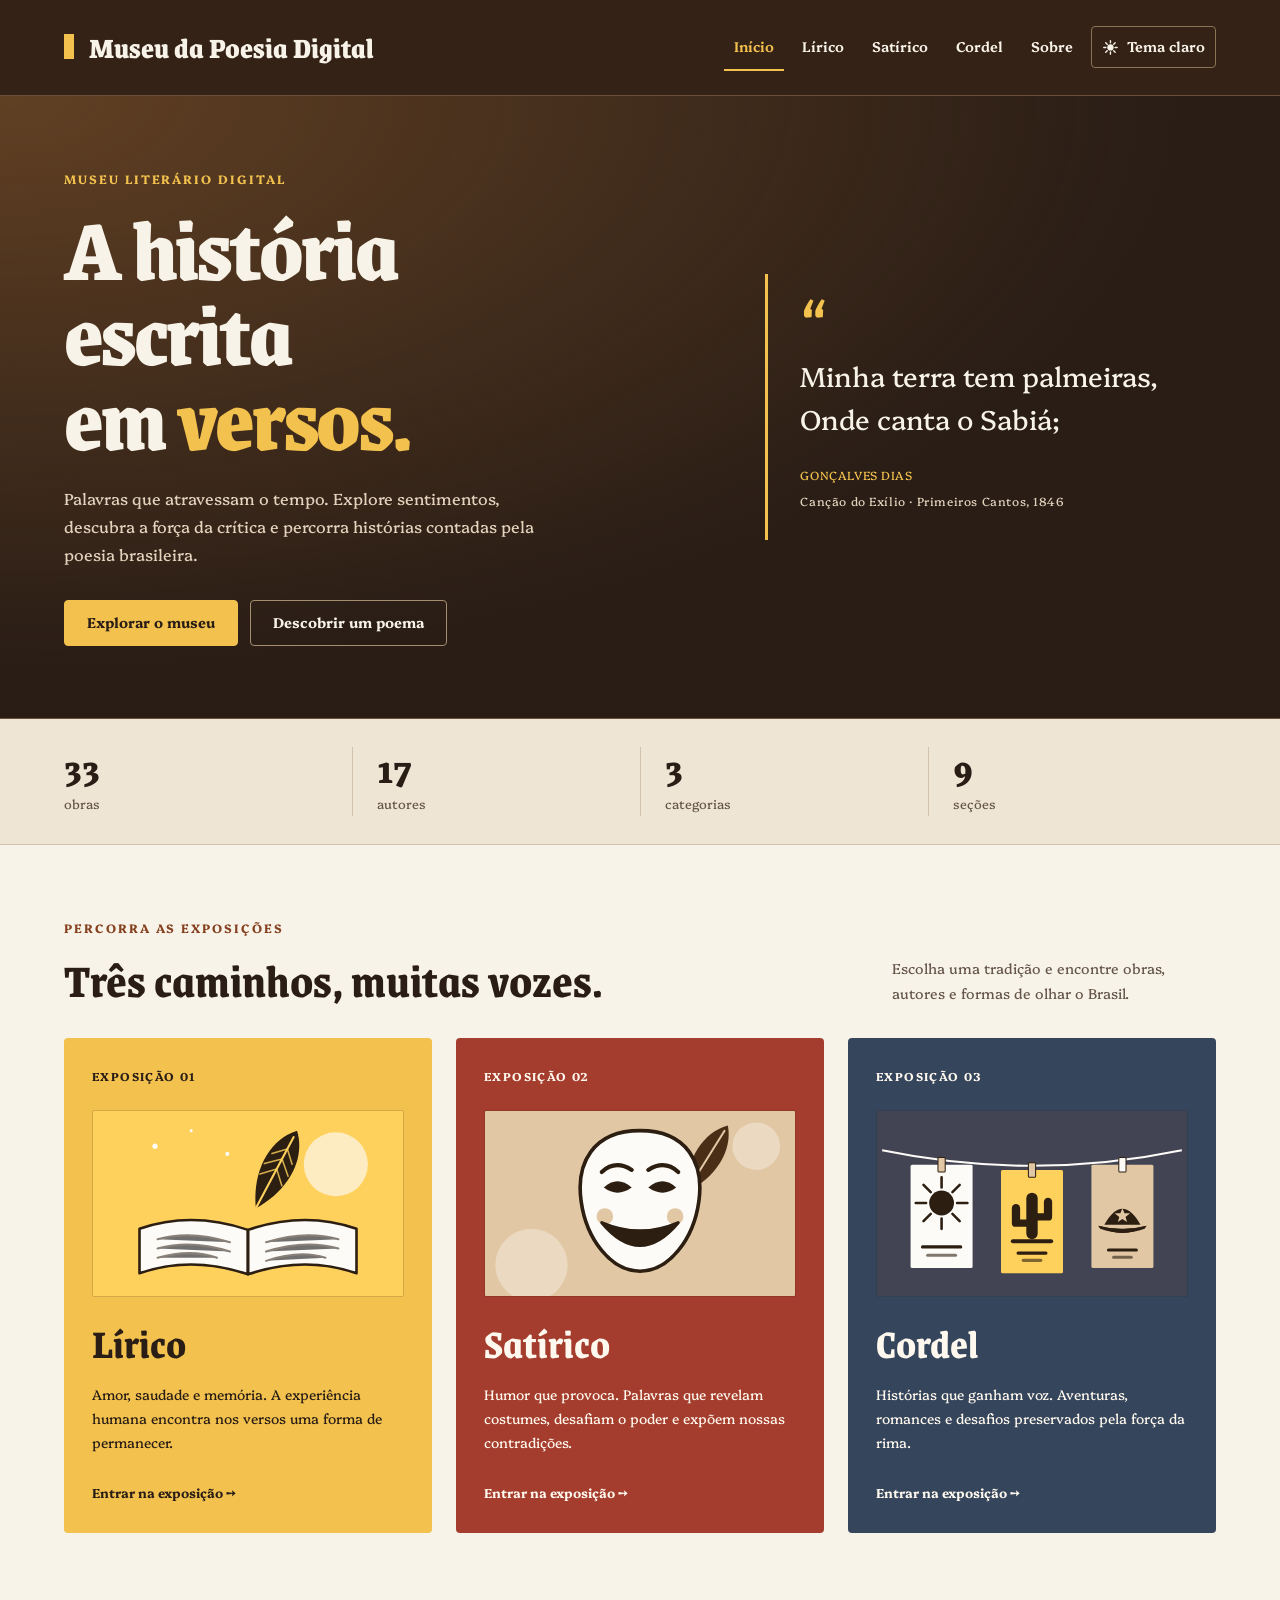
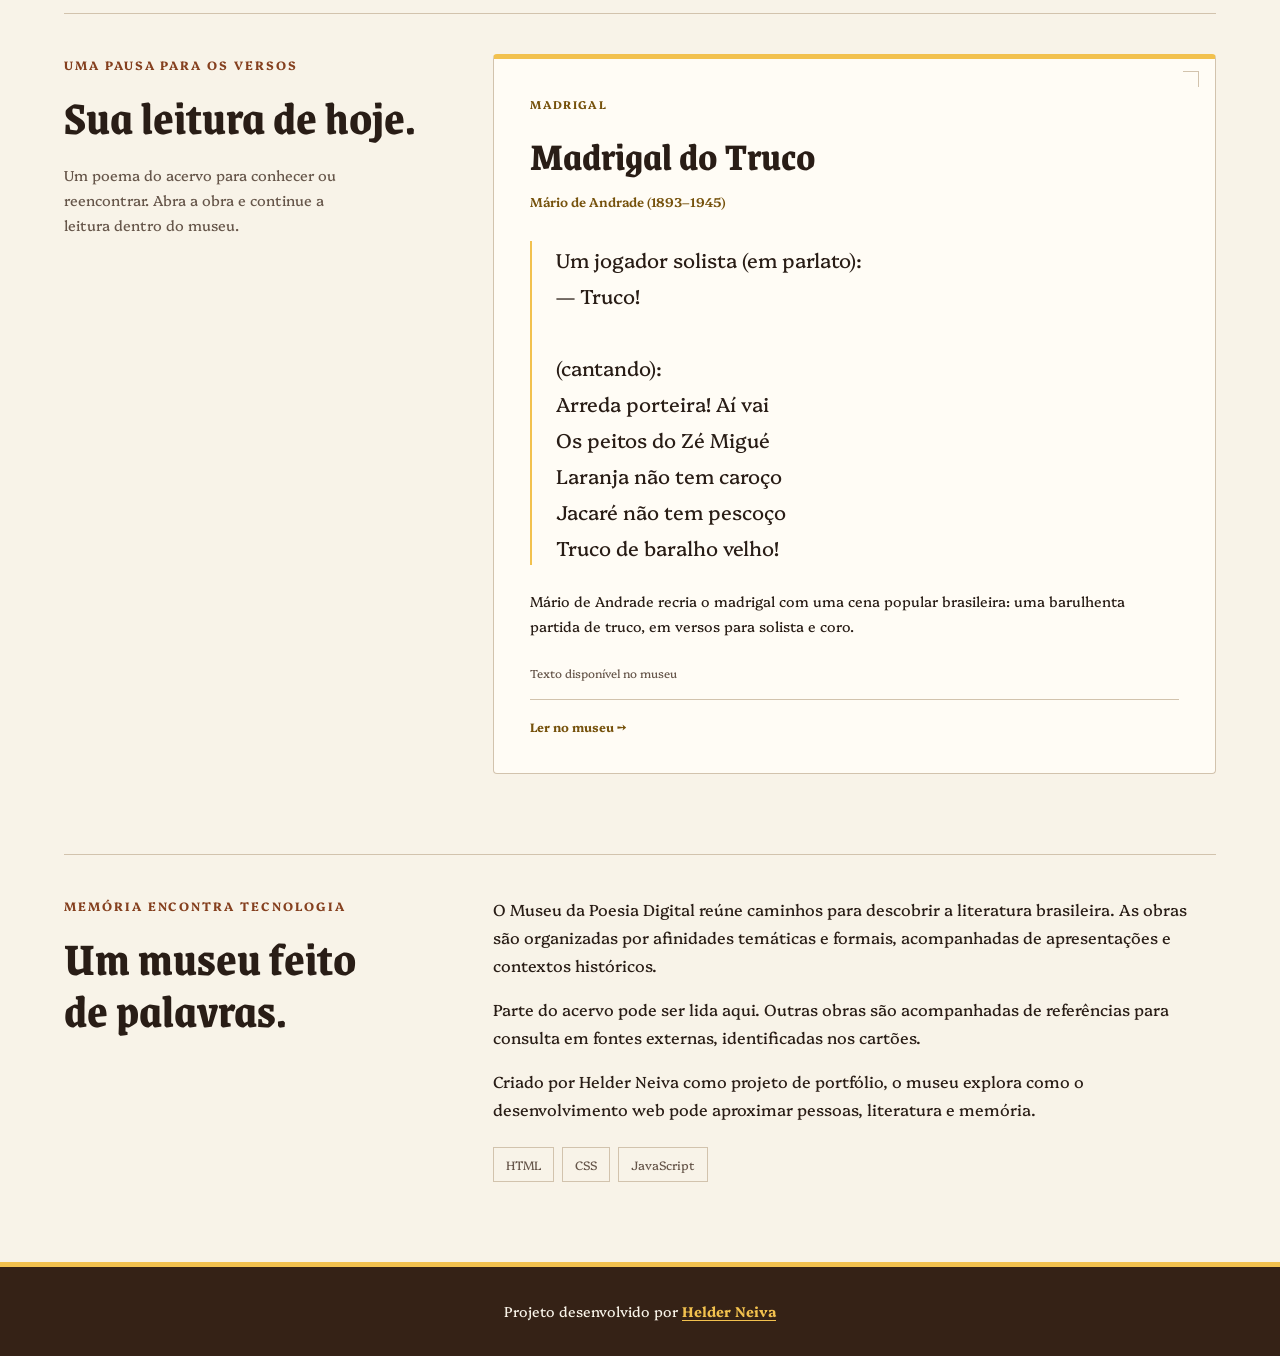
<file: index.html>
<!DOCTYPE html>
<html lang="pt-BR">
<head>
    <meta charset="UTF-8">
    <meta name="viewport" content="width=device-width, initial-scale=1.0">
    <meta name="color-scheme" content="light dark">

    <title>Museu da Poesia Digital | A história escrita em versos</title>

    <meta
        name="description"
        content="Explore a poesia brasileira em um museu digital: descubra tradições líricas, sátiras e histórias de cordel, conheça autores e leia poemas."
    >

    <meta property="og:type" content="website">
    <meta property="og:locale" content="pt_BR">
    <meta property="og:site_name" content="Museu da Poesia Digital">
    <meta
        property="og:title"
        content="Museu da Poesia Digital | A história escrita em versos"
    >
    <meta
        property="og:description"
        content="Três caminhos para descobrir a poesia brasileira: Lírico, Satírico e Cordel."
    >

    <meta name="theme-color" content="#352216">

    <link rel="icon" href="favicon.ico" sizes="32x32">
    <link rel="icon" href="favicon.svg" type="image/svg+xml">
    <link rel="apple-touch-icon" href="apple-touch-icon.png">

    <link
        rel="preload"
        href="fontes/Grenze-VariableFont_wght.ttf"
        as="font"
        type="font/ttf"
        crossorigin
    >
    <link
        rel="preload"
        href="fontes/Platypi-VariableFont_wght.ttf"
        as="font"
        type="font/ttf"
        crossorigin
    >

    <link rel="modulepreload" href="scripts/util.js">
    <link rel="modulepreload" href="dados/poemas.js">

    <link rel="stylesheet" href="estilos/base.css">
    <link rel="stylesheet" href="estilos/tema.css">
    <link rel="stylesheet" href="estilos/cards.css">
    <link rel="stylesheet" href="estilos/home.css">

    <script src="scripts/tema.js"></script>
</head>
<body>
    <a class="skip-link" href="#conteudo">
        Ir para o conteúdo principal
    </a>

    <header>
        <a class="marca" href="index.html">
            Museu da Poesia Digital
        </a>

        <nav
            class="menu"
            id="menu-principal"
            aria-label="Navegação principal"
        >
            <ul role="list">
                <li>
                    <a href="index.html" aria-current="page">Início</a>
                </li>
                <li><a href="lirico.html">Lírico</a></li>
                <li><a href="satirico.html">Satírico</a></li>
                <li><a href="cordel.html">Cordel</a></li>
                <li><a href="#sobre">Sobre</a></li>
            </ul>
        </nav>
    </header>

    <main id="conteudo">
        <section
            class="apresentacao"
            aria-labelledby="apresentacao-titulo"
        >
            <div class="hero-texto">
                <p class="sobretitulo">Museu literário digital</p>

                <h1 id="apresentacao-titulo">
                    A história escrita em <span>versos.</span>
                </h1>

                <p class="hero-descricao">
                    Palavras que atravessam o tempo. Explore sentimentos,
                    descubra a força da crítica e percorra histórias
                    contadas pela poesia brasileira.
                </p>

                <div class="acoes-hero">
                    <a class="botao" href="#generos">
                        Explorar o museu
                    </a>

                    <button
                        class="botao botao-secundario"
                        id="poema-aleatorio"
                        type="button"
                        hidden
                    >
                        Descobrir um poema
                    </button>
                </div>
            </div>

            <figure class="hero-citacao">
                <blockquote>
                    <p>
                        Minha terra tem palmeiras,<br>
                        Onde canta o Sabiá;
                    </p>
                </blockquote>

                <figcaption>
                    GONÇALVES DIAS
                    <cite>Canção do Exílio · Primeiros Cantos, 1846</cite>
                </figcaption>
            </figure>
        </section>

        <ul
            class="estatisticas"
            id="estatisticas"
            role="list"
            aria-label="O acervo em números"
            hidden
        ></ul>

        <section
            class="generos"
            id="generos"
            aria-labelledby="generos-titulo"
        >
            <div class="cabecalho-secao">
                <div>
                    <p class="sobretitulo">Percorra as exposições</p>
                    <h2 id="generos-titulo">Três caminhos, muitas vozes.</h2>
                </div>

                <p>
                    Escolha uma tradição e encontre obras,
                    autores e formas de olhar o Brasil.
                </p>
            </div>

            <div class="lista-generos">
                <article class="lirico">
                    <p class="numero-sala">Exposição 01</p>

                    <img
                        src="imagens/lirico.svg"
                        alt=""
                        width="600"
                        height="360"
                        loading="lazy"
                    >

                    <h3><a href="lirico.html">Lírico</a></h3>

                    <p>
                        Amor, saudade e memória. A experiência humana
                        encontra nos versos uma forma de permanecer.
                    </p>

                    <span class="entrada-sala" aria-hidden="true">
                        Entrar na exposição →
                    </span>
                </article>

                <article class="satirico">
                    <p class="numero-sala">Exposição 02</p>

                    <img
                        src="imagens/satirico.svg"
                        alt=""
                        width="600"
                        height="360"
                        loading="lazy"
                    >

                    <h3><a href="satirico.html">Satírico</a></h3>

                    <p>
                        Humor que provoca. Palavras que revelam costumes,
                        desafiam o poder e expõem nossas contradições.
                    </p>

                    <span class="entrada-sala" aria-hidden="true">
                        Entrar na exposição →
                    </span>
                </article>

                <article class="cordel">
                    <p class="numero-sala">Exposição 03</p>

                    <img
                        src="imagens/cordel.svg"
                        alt=""
                        width="600"
                        height="360"
                        loading="lazy"
                    >

                    <h3><a href="cordel.html">Cordel</a></h3>

                    <p>
                        Histórias que ganham voz. Aventuras, romances
                        e desafios preservados pela força da rima.
                    </p>

                    <span class="entrada-sala" aria-hidden="true">
                        Entrar na exposição →
                    </span>
                </article>
            </div>
        </section>

        <section
            class="poema-do-dia"
            id="poema-do-dia"
            aria-labelledby="poema-do-dia-titulo"
            hidden
        >
            <div class="destaque-intro">
                <p class="sobretitulo">Uma pausa para os versos</p>

                <h2 id="poema-do-dia-titulo">Sua leitura de hoje.</h2>

                <p>
                    Um poema do acervo para conhecer ou reencontrar.
                    Abra a obra e continue a leitura dentro do museu.
                </p>
            </div>

            <ul class="lista-cards" role="list"></ul>
        </section>

        <section
            class="sobre"
            id="sobre"
            aria-labelledby="sobre-titulo"
        >
            <div>
                <p class="sobretitulo">Memória encontra tecnologia</p>
                <h2 id="sobre-titulo">Um museu feito de palavras.</h2>
            </div>

            <div class="sobre-texto">
                <p>
                    O Museu da Poesia Digital reúne caminhos para
                    descobrir a literatura brasileira. As obras são
                    organizadas por afinidades temáticas e formais,
                    acompanhadas de apresentações e contextos históricos.
                </p>

                <p>
                    Parte do acervo pode ser lida aqui. Outras obras
                    são acompanhadas de referências para consulta
                    em fontes externas, identificadas nos cartões.
                </p>

                <p>
                    Criado por Helder Neiva como projeto de portfólio,
                    o museu explora como o desenvolvimento web pode
                    aproximar pessoas, literatura e memória.
                </p>

                <ul
                    class="tecnologias"
                    role="list"
                    aria-label="Tecnologias utilizadas"
                >
                    <li>HTML</li>
                    <li>CSS</li>
                    <li>JavaScript</li>
                </ul>
            </div>
        </section>

        <noscript>
            <p>
                Ative o JavaScript para carregar os cartões das obras
                e utilizar os recursos interativos do museu.
            </p>
        </noscript>
    </main>

    <footer class="app-footer">
        <p>
            Projeto desenvolvido por
            <a
                href="https://github.com/helderneiva"
                target="_blank"
                rel="noopener noreferrer"
            >
                Helder Neiva
                <span class="visually-hidden">
                    (abre em nova aba)
                </span>
            </a>
        </p>
    </footer>

    <script type="module" src="scripts/menu.js"></script>
    <script type="module" src="scripts/cards.js"></script>
</body>
</html>
</file>
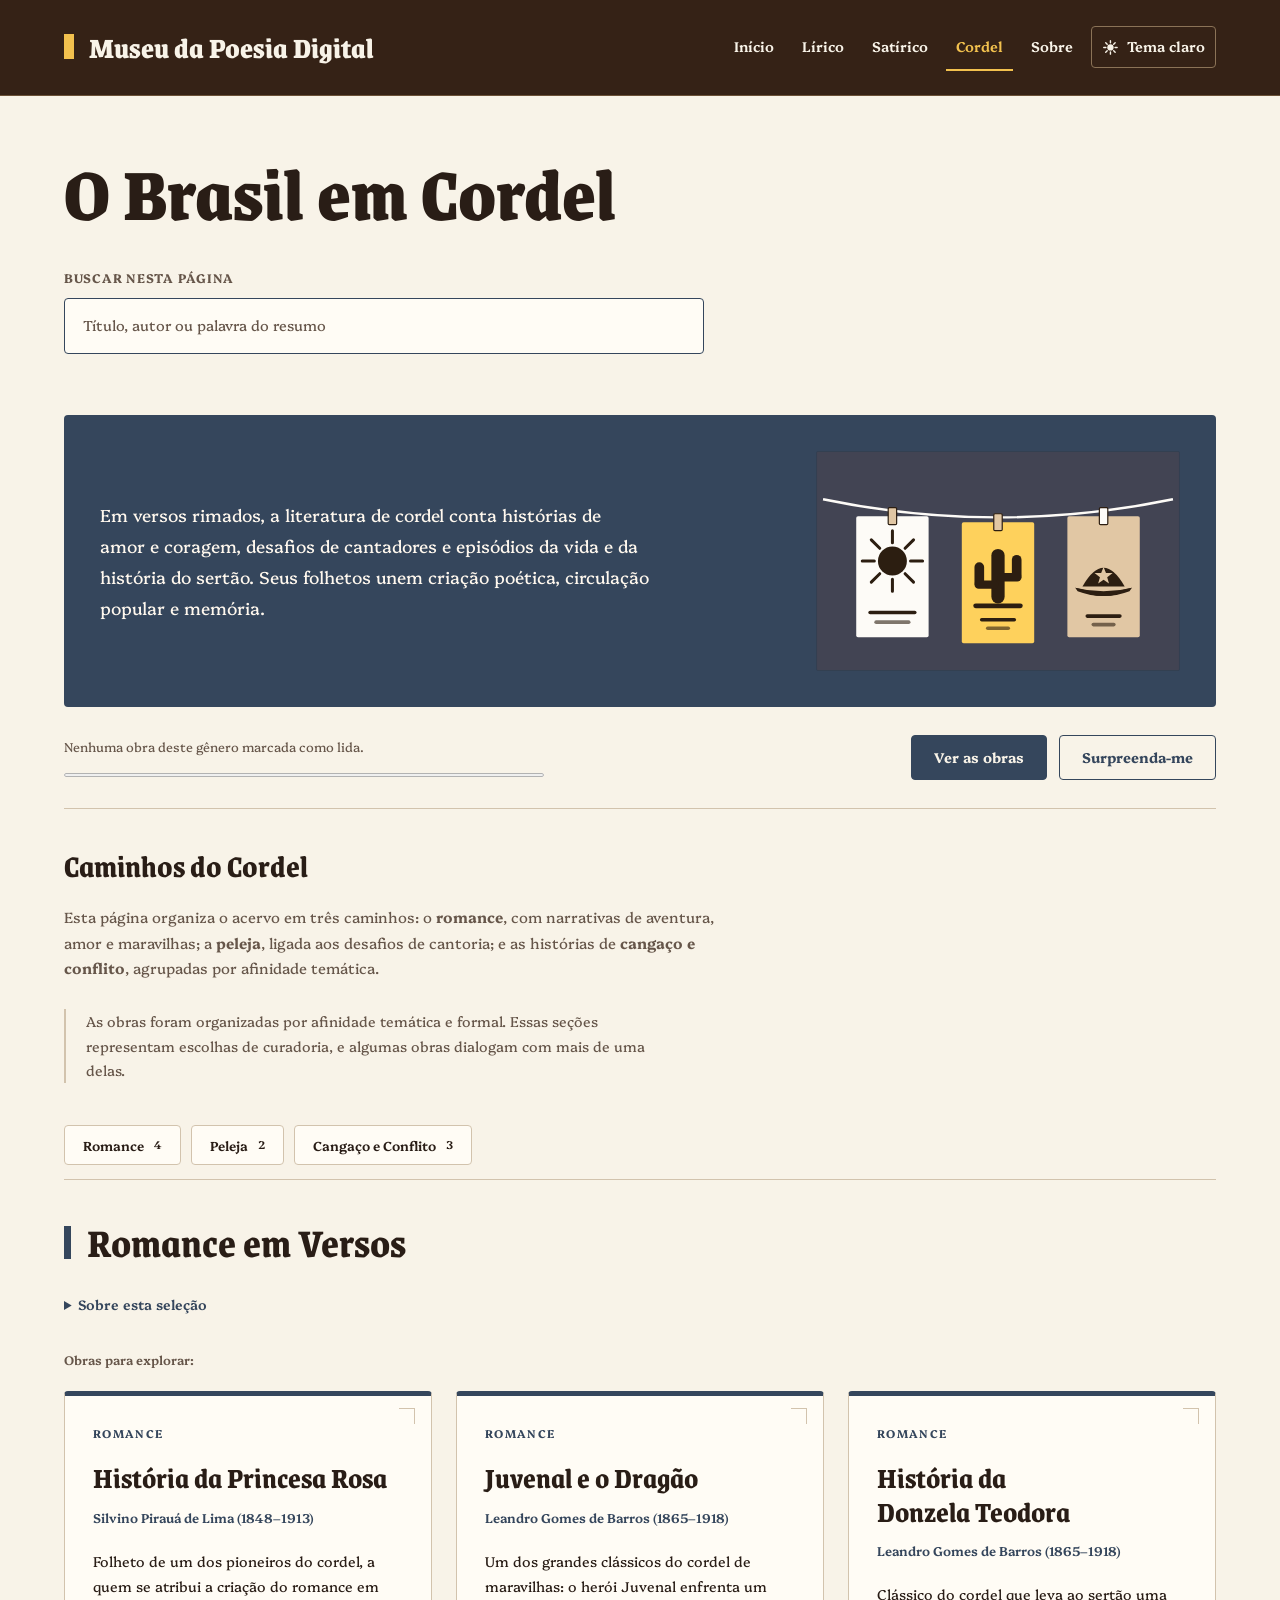
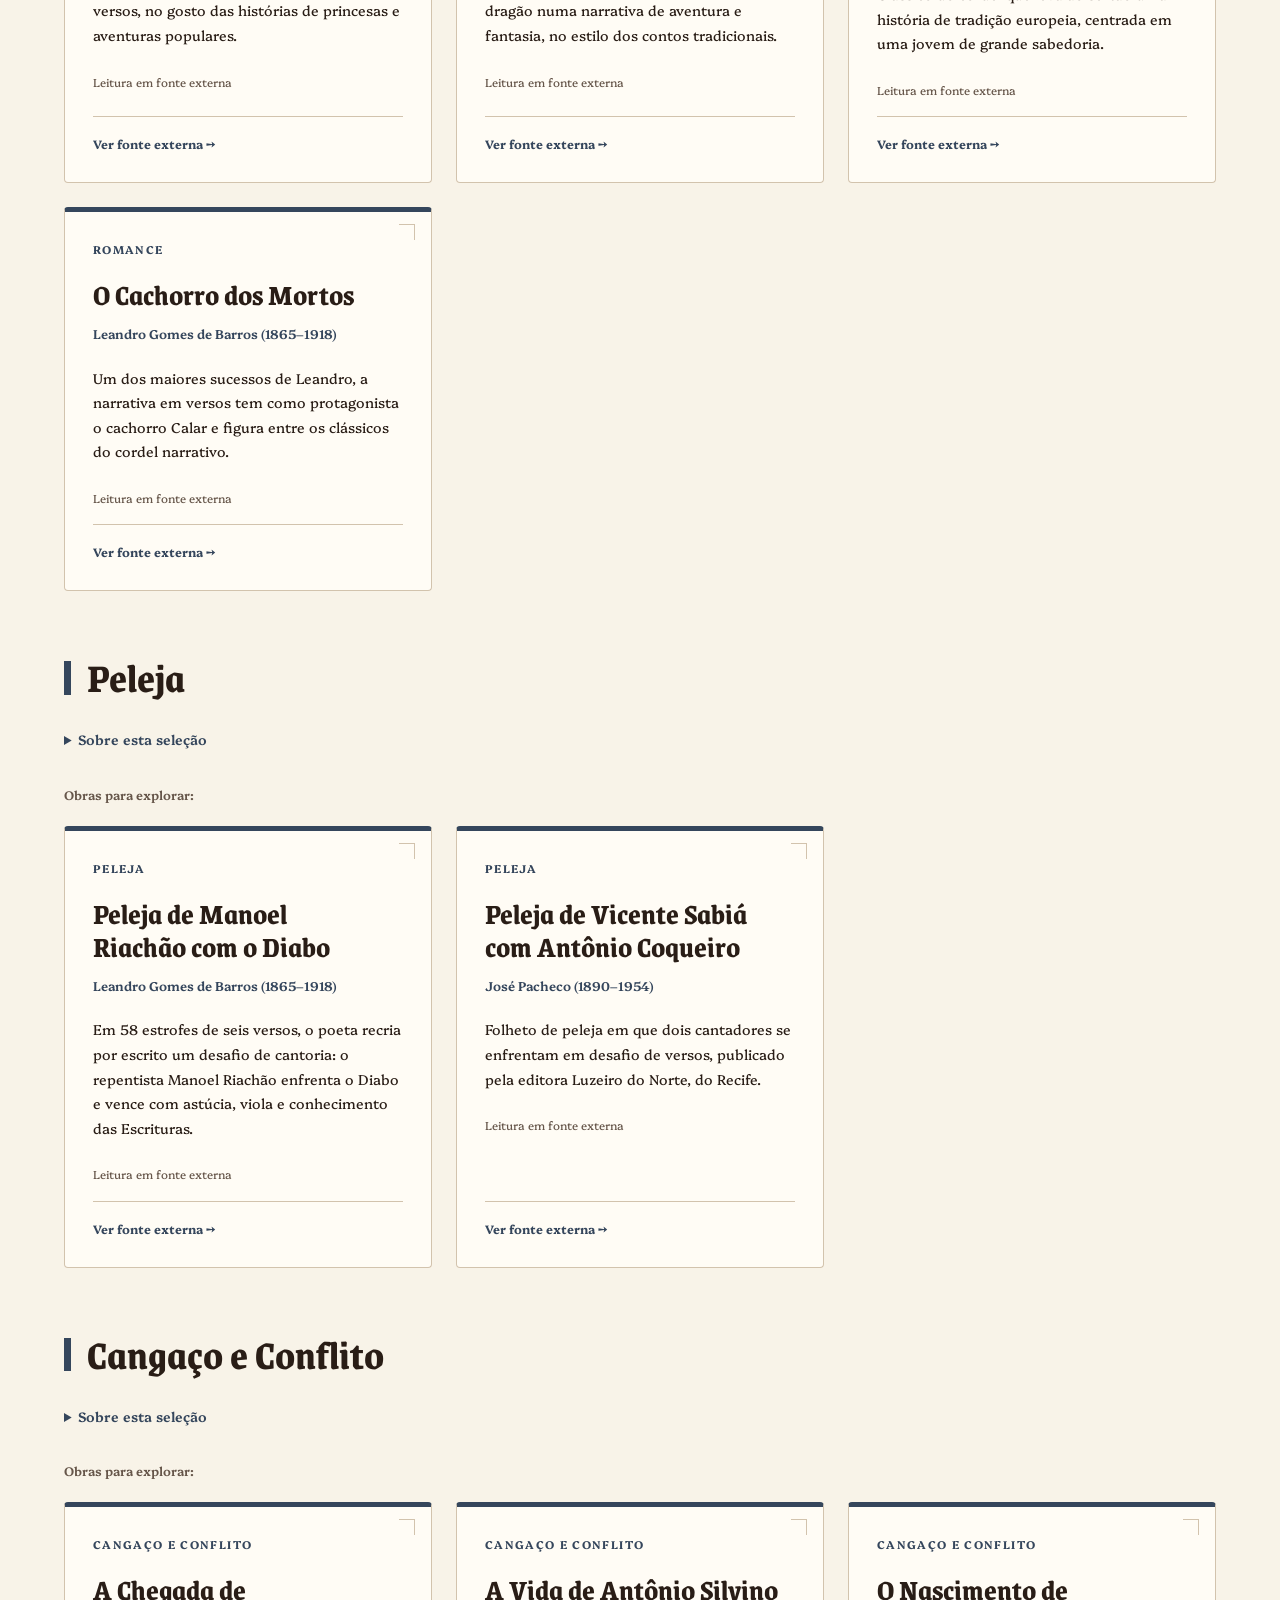
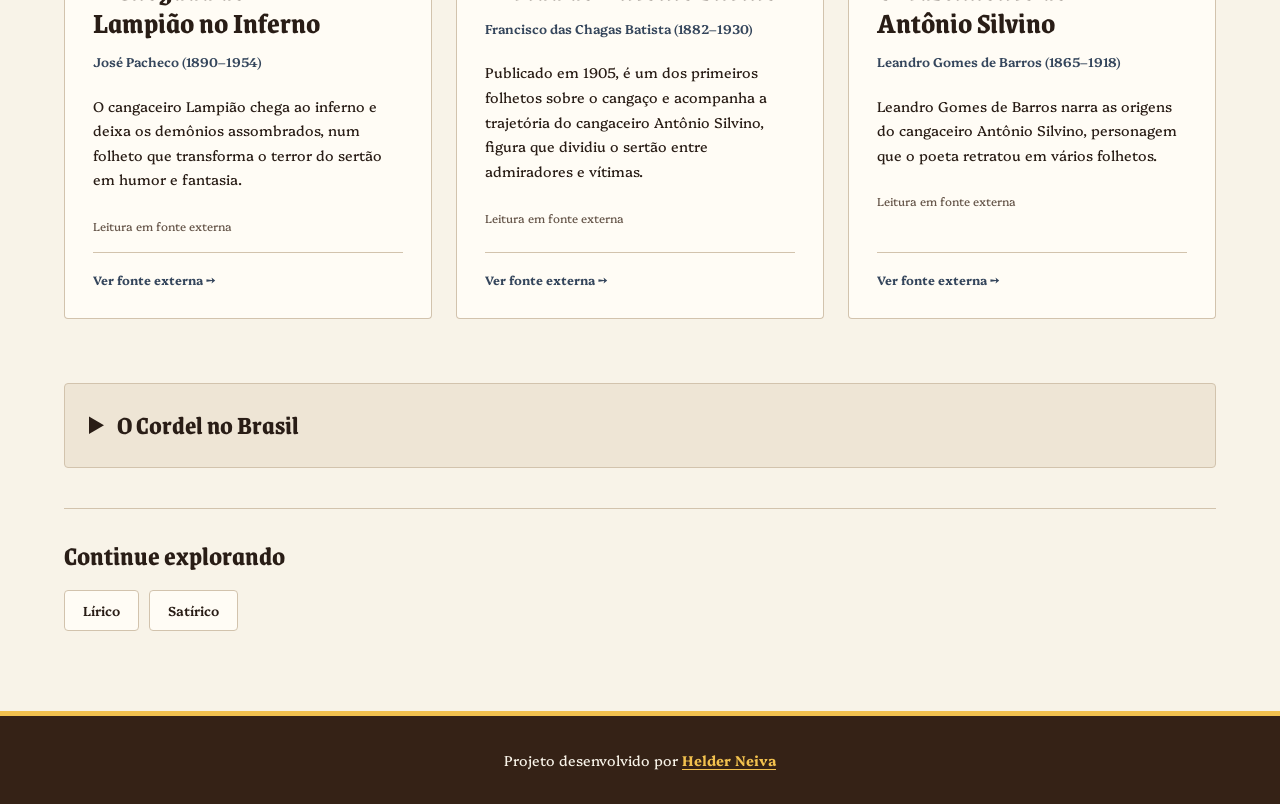
<file: cordel.html>
<!DOCTYPE html>
<html lang="pt-BR">
<head>
    <meta charset="UTF-8">
    <meta name="viewport" content="width=device-width, initial-scale=1.0">
    <meta name="color-scheme" content="light dark">

    <title>O Brasil em Cordel | Museu da Poesia Digital</title>

    <meta name="description" content="Explore romances, pelejas e narrativas de cangaço na literatura de cordel brasileira.">

    <meta property="og:type" content="website">
    <meta property="og:locale" content="pt_BR">
    <meta property="og:site_name" content="Museu da Poesia Digital">
    <meta property="og:title" content="O Brasil em Cordel | Museu da Poesia Digital">
    <meta property="og:description" content="Explore romances, pelejas e narrativas de cangaço na literatura de cordel brasileira.">

    <link rel="icon" href="favicon.ico" sizes="32x32">
    <link rel="icon" href="favicon.svg" type="image/svg+xml">
    <link rel="apple-touch-icon" href="apple-touch-icon.png">

    <meta name="theme-color" content="#4A2E16">

    <link rel="preload" href="fontes/Grenze-VariableFont_wght.ttf" as="font" type="font/ttf" crossorigin>
    <link rel="preload" href="fontes/Platypi-VariableFont_wght.ttf" as="font" type="font/ttf" crossorigin>

    <link rel="modulepreload" href="scripts/util.js">
    <link rel="modulepreload" href="dados/poemas.js">

    <link rel="stylesheet" href="estilos/base.css">
    <link rel="stylesheet" href="estilos/tema.css">
    <link rel="stylesheet" href="estilos/cards.css">
    <link rel="stylesheet" href="estilos/generos.css">

    <script src="scripts/tema.js"></script>
</head>

<body data-genero="cordel">
    <a href="#conteudo" class="skip-link">
        Ir para o conteúdo principal
    </a>

    <header>
        <a class="marca" href="index.html">
            Museu da Poesia Digital
        </a>

        <nav class="menu" id="menu-principal" aria-label="Navegação principal">
            <ul role="list">
                <li><a href="index.html">Início</a></li>
                <li><a href="lirico.html">Lírico</a></li>
                <li><a href="satirico.html">Satírico</a></li>
                <li><a href="cordel.html" aria-current="page">Cordel</a></li>
                <li><a href="index.html#sobre">Sobre</a></li>
            </ul>
        </nav>
    </header>

    <main id="conteudo">
        <h1 class="titulo-pagina">O Brasil em Cordel</h1>

        <div class="busca" id="busca" role="search" hidden>
            <label for="busca-campo">Buscar nesta página</label>

            <input
                type="search"
                id="busca-campo"
                name="busca"
                maxlength="120"
                placeholder="Título, autor ou palavra do resumo"
                autocomplete="off"
            >

            <p class="busca-status" id="busca-status" role="status"></p>
        </div>

        <section class="introducao" aria-label="Introdução">
            <p>Em versos rimados, a literatura de cordel conta histórias de amor e coragem, desafios de cantadores e episódios da vida e da história do sertão. Seus folhetos unem criação poética, circulação popular e memória.</p>

            <img src="imagens/cordel.svg" alt="" width="600" height="360">
        </section>

        <section class="historia" aria-labelledby="historia-titulo">
            <h2 id="historia-titulo">O Cordel no Brasil</h2>

            <p>A literatura de cordel brasileira dialoga com tradições narrativas e poéticas de diferentes origens. No Nordeste, consolidou uma trajetória própria, ligada à produção e à circulação de folhetos, às práticas de leitura e às relações com a oralidade. Entre o fim do século XIX e o início do XX, autores e editores ampliaram sua presença nas feiras e em outros espaços populares.</p>

            <p>Silvino Pirauá de Lima, Leandro Gomes de Barros, Francisco das Chagas Batista e José Pacheco estão entre os nomes associados a essa história. Os folhetos narram aventuras, romances, desafios, acontecimentos e conflitos. A xilogravura tornou-se uma de suas expressões visuais mais conhecidas, e a produção continua viva em diferentes meios.</p>

            <h3 id="tempo-titulo">Em linha do tempo</h3>

            <ol class="linha-do-tempo" role="list" aria-labelledby="tempo-titulo">
                <li><strong>Tradições narrativas e poéticas</strong> Histórias, formas de versificação e práticas de circulação encontram novos usos no Brasil.</li>
                <li><strong>Fim do século XIX e início do XX</strong> Expansão da produção e circulação de folhetos no Nordeste.</li>
                <li><strong>Primeiras décadas do século XX</strong> Autores e editores como Leandro Gomes de Barros e Francisco das Chagas Batista ampliam o repertório e a circulação.</li>
                <li><strong>Ao longo do século XX</strong> Romances, pelejas, humor, acontecimentos e cangaço permanecem entre os temas dos folhetos.</li>
                <li><strong>Atualidade</strong> Poetas seguem criando e publicando, também em ambientes digitais.</li>
            </ol>
        </section>

        <section class="subgeneros" aria-labelledby="subgeneros-titulo">
            <h2 id="subgeneros-titulo">Caminhos do Cordel</h2>

            <p>Esta página organiza o acervo em três caminhos: o <strong>romance</strong>, com narrativas de aventura, amor e maravilhas; a <strong>peleja</strong>, ligada aos desafios de cantoria; e as histórias de <strong>cangaço e conflito</strong>, agrupadas por afinidade temática.</p>
        </section>

        <p class="nota-curadoria">As obras foram organizadas por afinidade temática e formal. Essas seções representam escolhas de curadoria, e algumas obras dialogam com mais de uma delas.</p>

        <nav class="indice-subgeneros" aria-label="Seções de cordel">
            <ul role="list">
                <li><a href="#romance">Romance</a></li>
                <li><a href="#peleja">Peleja</a></li>
                <li><a href="#cangaco-conflito">Cangaço e Conflito</a></li>
            </ul>
        </nav>

        <section id="romance" class="secao-subgenero" aria-labelledby="romance-titulo">
            <h2 id="romance-titulo">Romance em Versos</h2>

            <p>O romance em versos aproxima o cordel das narrativas de aventura e dos contos tradicionais. Heróis, princesas, dragões e provas de coragem aparecem em histórias recriadas por poetas e transmitidas em folhetos e leituras.</p>

            <p id="lista-romance" class="chamada-lista">
                Obras para explorar:
            </p>

            <ul class="lista-cards" id="cards-romance" role="list" aria-labelledby="lista-romance" data-sub="romance"></ul>

            <noscript>
                <p>Ative o JavaScript para visualizar o catálogo desta seção.</p>
            </noscript>
        </section>

        <section id="peleja" class="secao-subgenero" aria-labelledby="peleja-titulo">
            <h2 id="peleja-titulo">Peleja</h2>

            <p>A peleja se relaciona aos desafios de cantoria: dois participantes respondem um ao outro por meio de versos. Nos folhetos, esses encontros podem recriar disputas ou apresentar duelos imaginários, explorando humor, conhecimento e habilidade verbal.</p>

            <p id="lista-peleja" class="chamada-lista">
                Obras para explorar:
            </p>

            <ul class="lista-cards" id="cards-peleja" role="list" aria-labelledby="lista-peleja" data-sub="peleja"></ul>

            <noscript>
                <p>Ative o JavaScript para visualizar o catálogo desta seção.</p>
            </noscript>
        </section>

        <section id="cangaco-conflito" class="secao-subgenero" aria-labelledby="cangaco-conflito-titulo">
            <h2 id="cangaco-conflito-titulo">Cangaço e Conflito</h2>

            <p>Os folhetos de cangaço registram e recriam histórias de figuras como Antônio Silvino e Lampião. Entre crônica, memória, humor e fantasia, essas narrativas apresentam diferentes perspectivas sobre personagens e conflitos do sertão.</p>

            <p id="lista-cangaco-conflito" class="chamada-lista">
                Obras para explorar:
            </p>

            <ul class="lista-cards" id="cards-cangaco-conflito" role="list" aria-labelledby="lista-cangaco-conflito" data-sub="cangaco-conflito"></ul>

            <noscript>
                <p>Ative o JavaScript para visualizar o catálogo desta seção.</p>
            </noscript>
        </section>

        <nav class="outros-generos" aria-labelledby="outros-generos-titulo">
            <h2 id="outros-generos-titulo">Continue explorando</h2>

            <ul role="list">
                <li><a href="lirico.html">Lírico</a></li>
                <li><a href="satirico.html">Satírico</a></li>
            </ul>
        </nav>
    </main>

    <footer class="app-footer">
        <p>
            Projeto desenvolvido por
            <a href="https://github.com/helderneiva" target="_blank" rel="noopener noreferrer">
                Helder Neiva<span class="visually-hidden"> (abre em nova aba)</span>
            </a>
        </p>
    </footer>

    <script type="module" src="scripts/menu.js"></script>
    <script type="module" src="scripts/cards.js"></script>
    <script type="module" src="scripts/indice.js"></script>
</body>
</html>
</file>
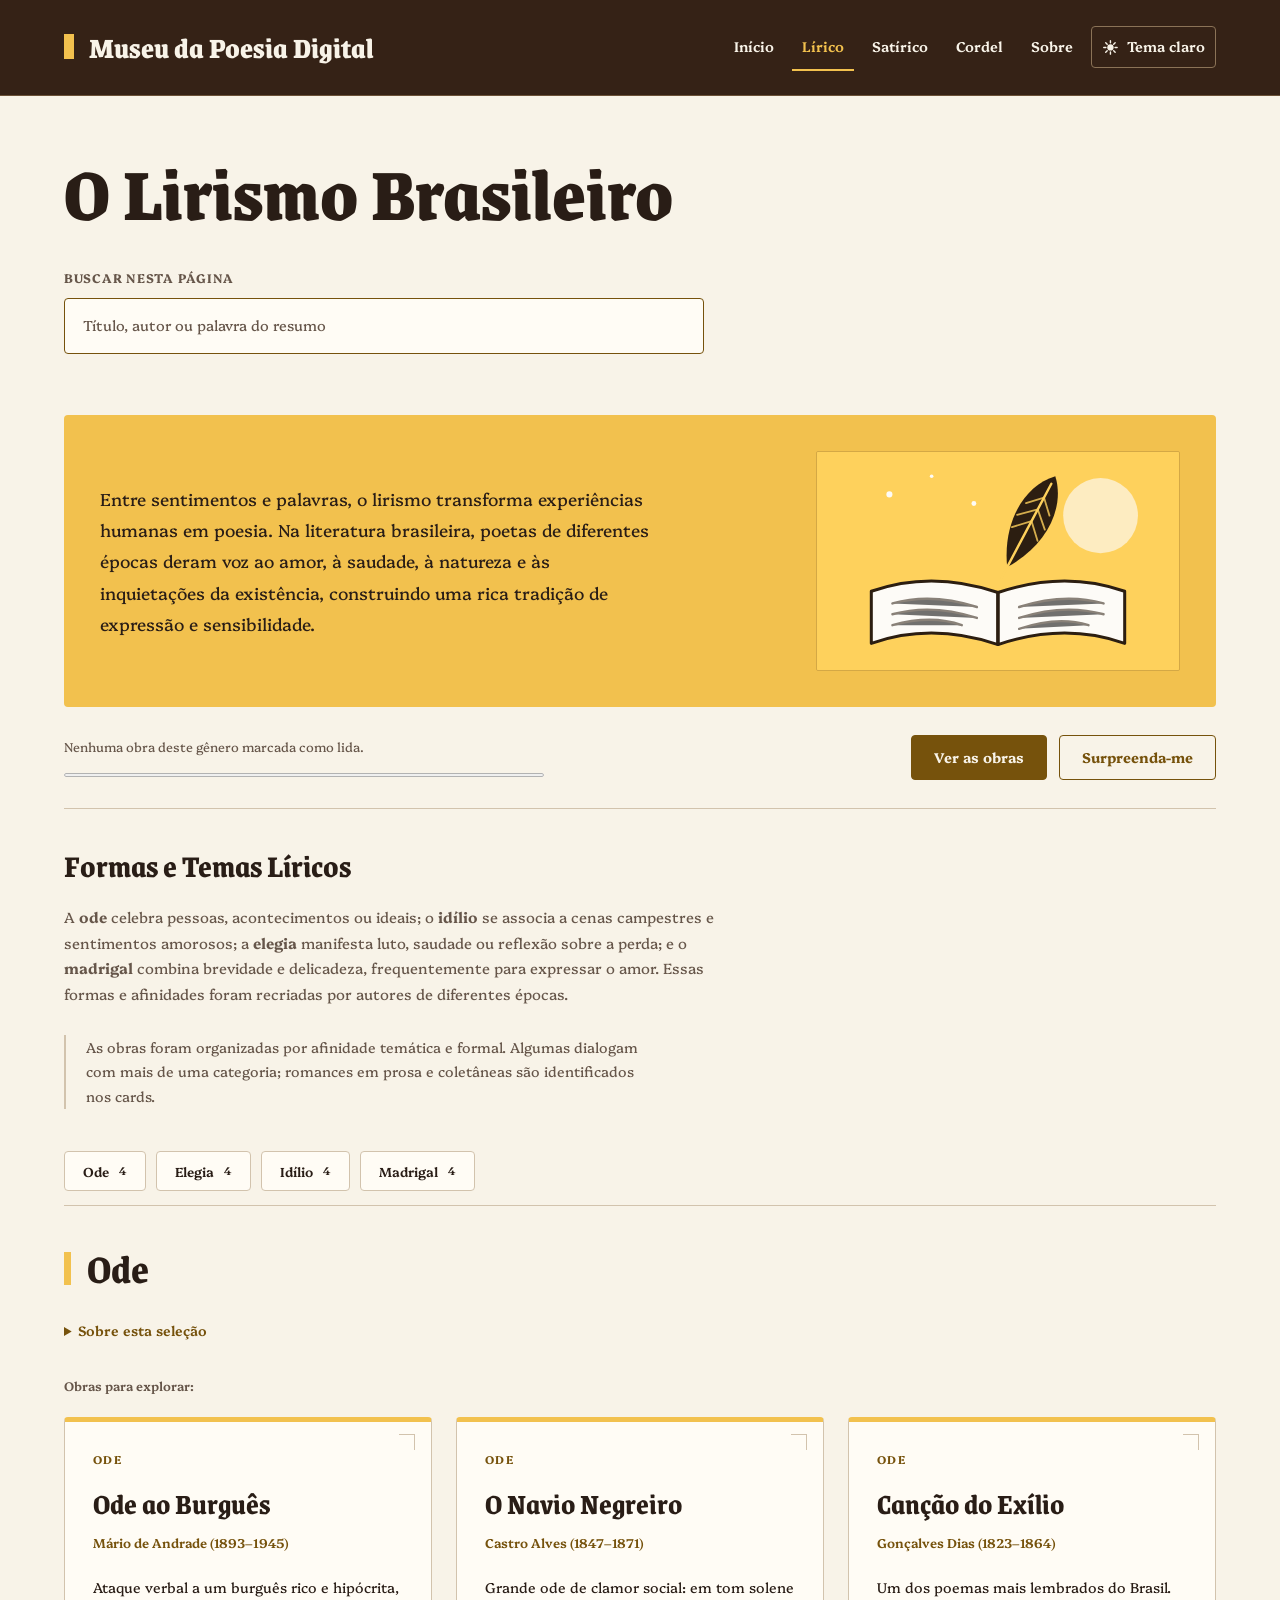
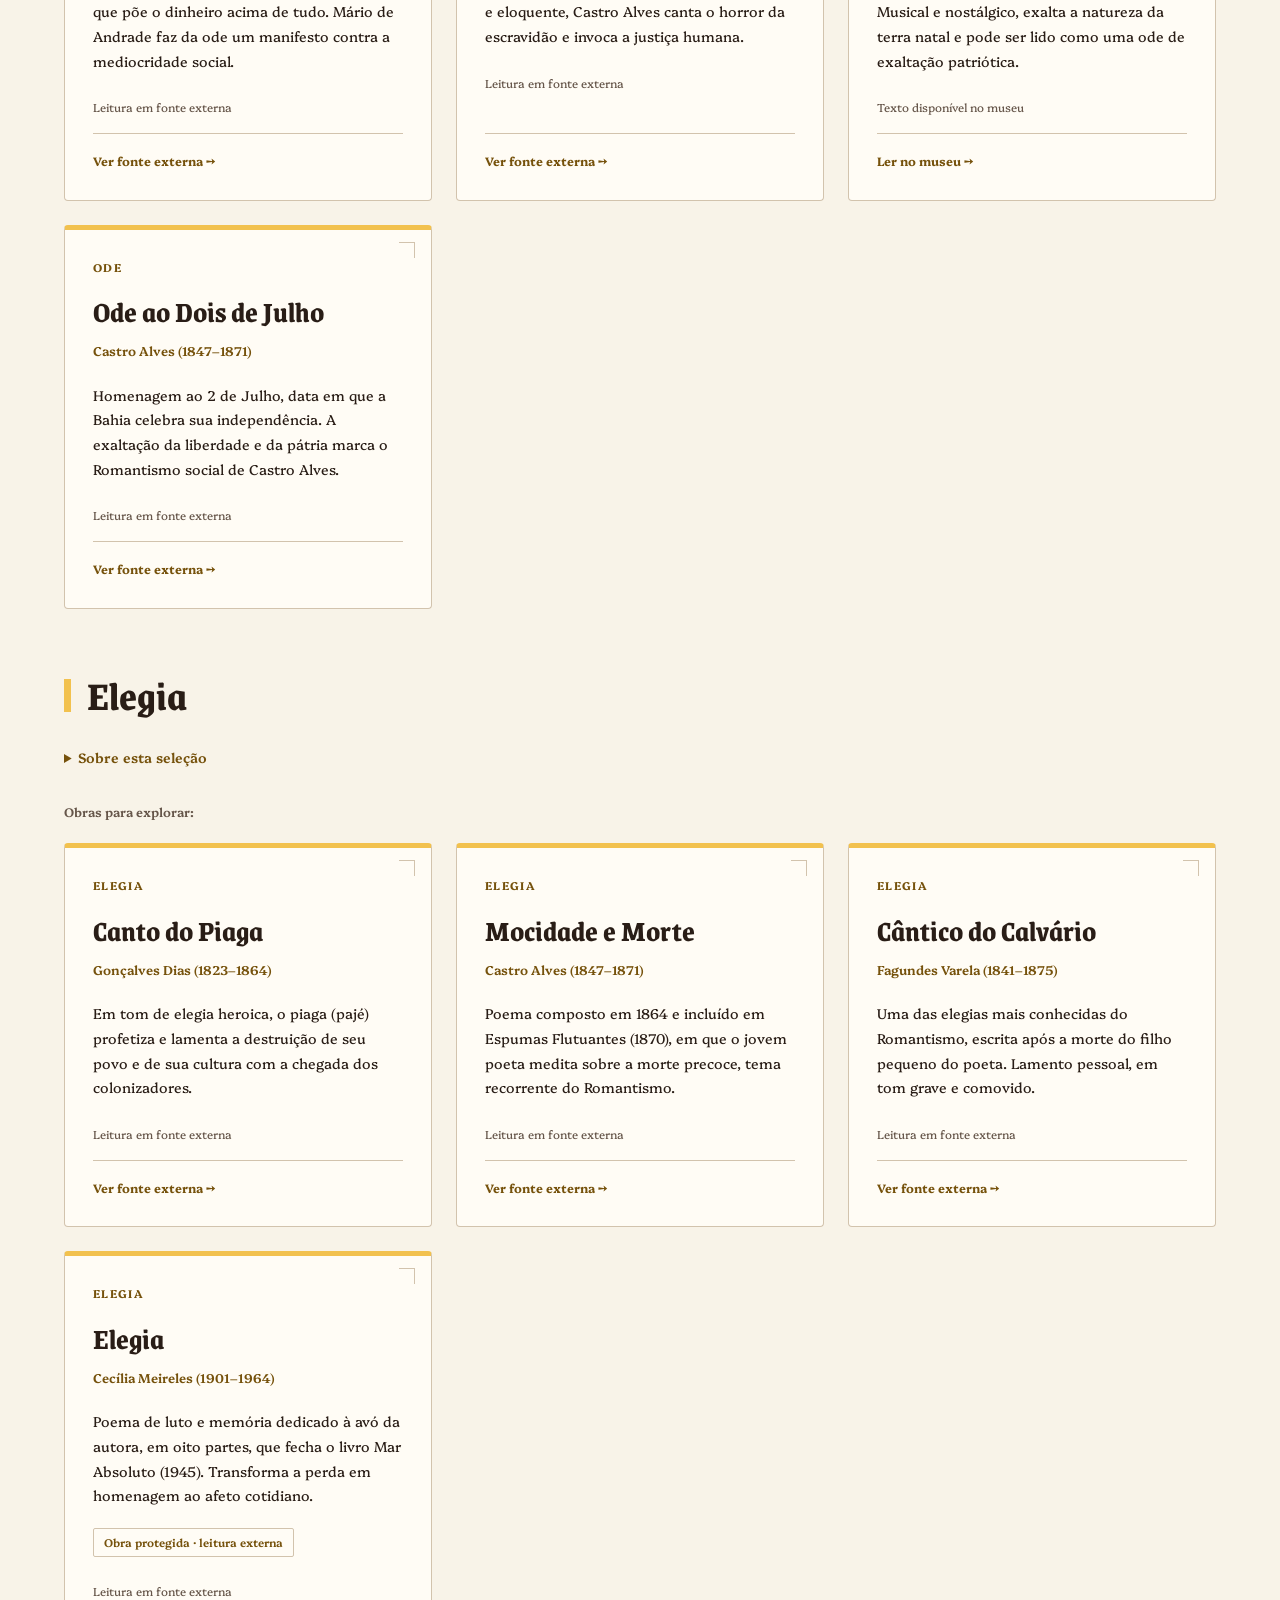
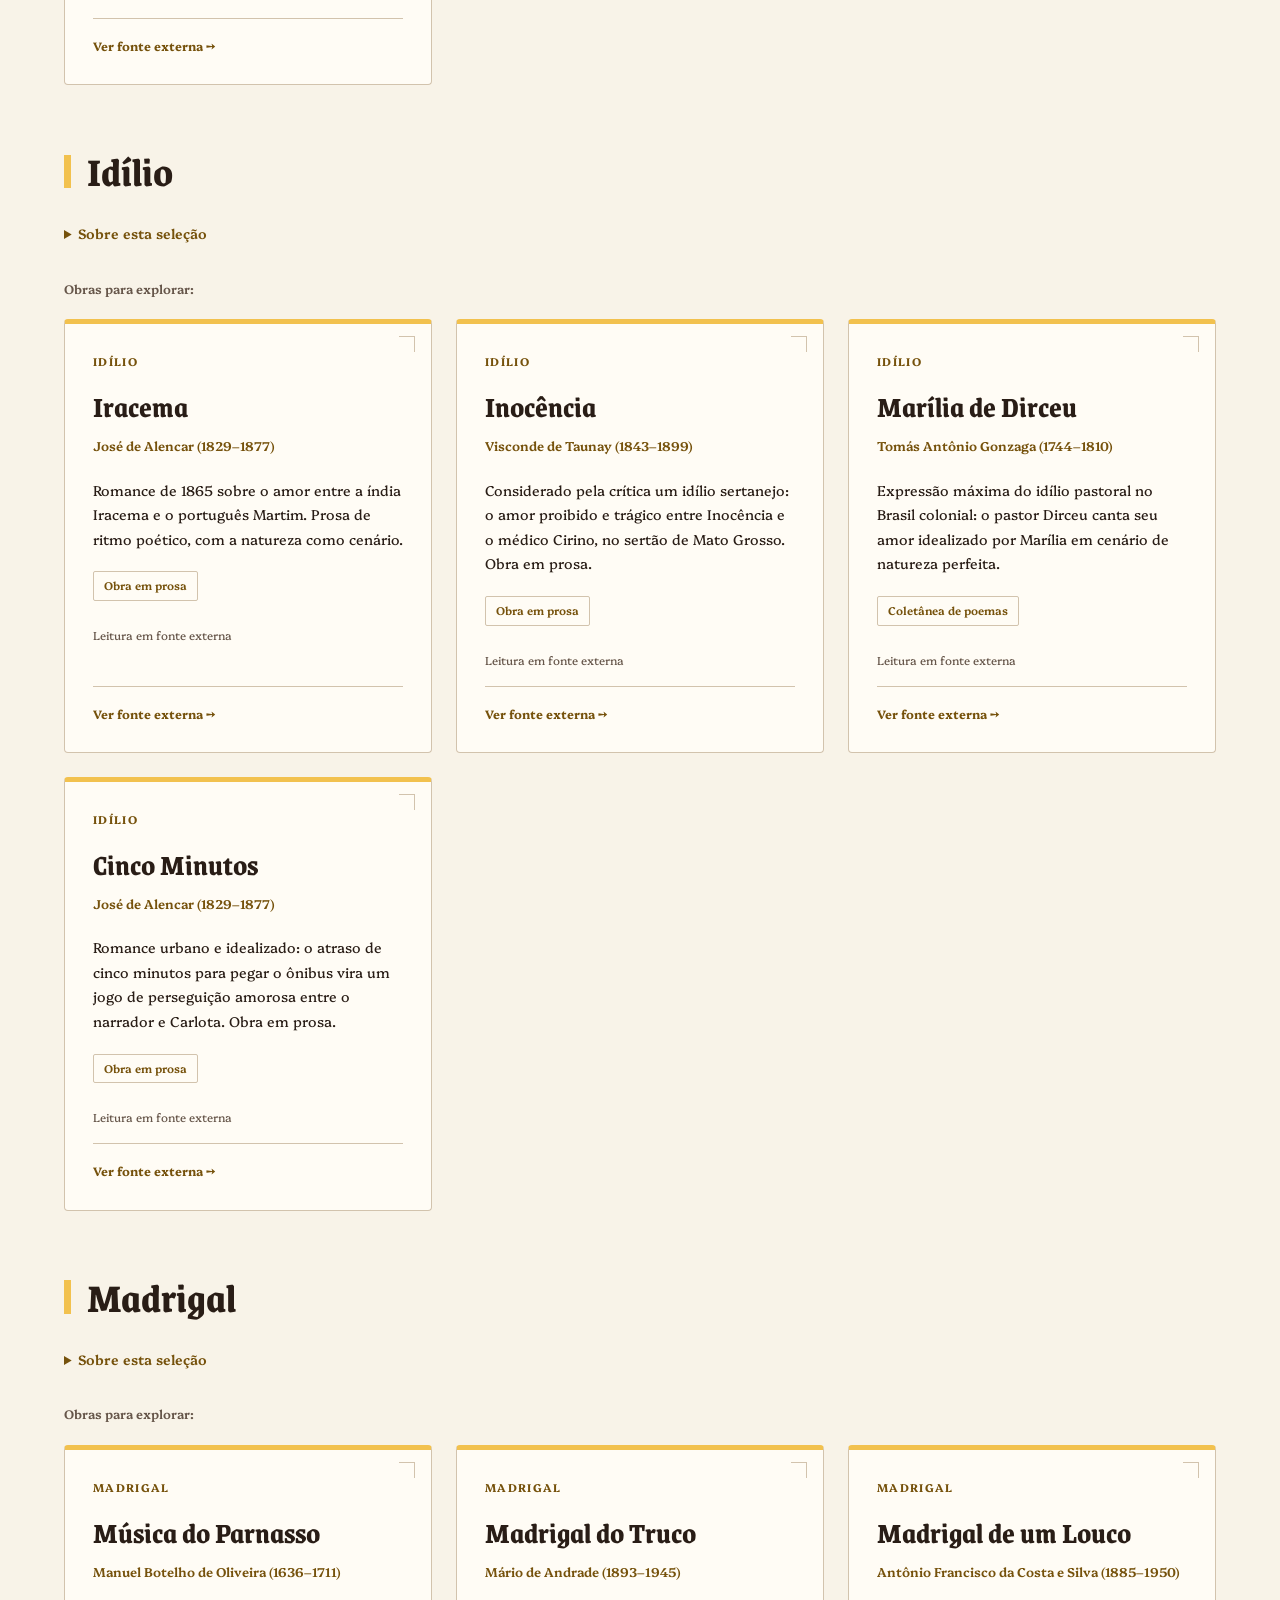
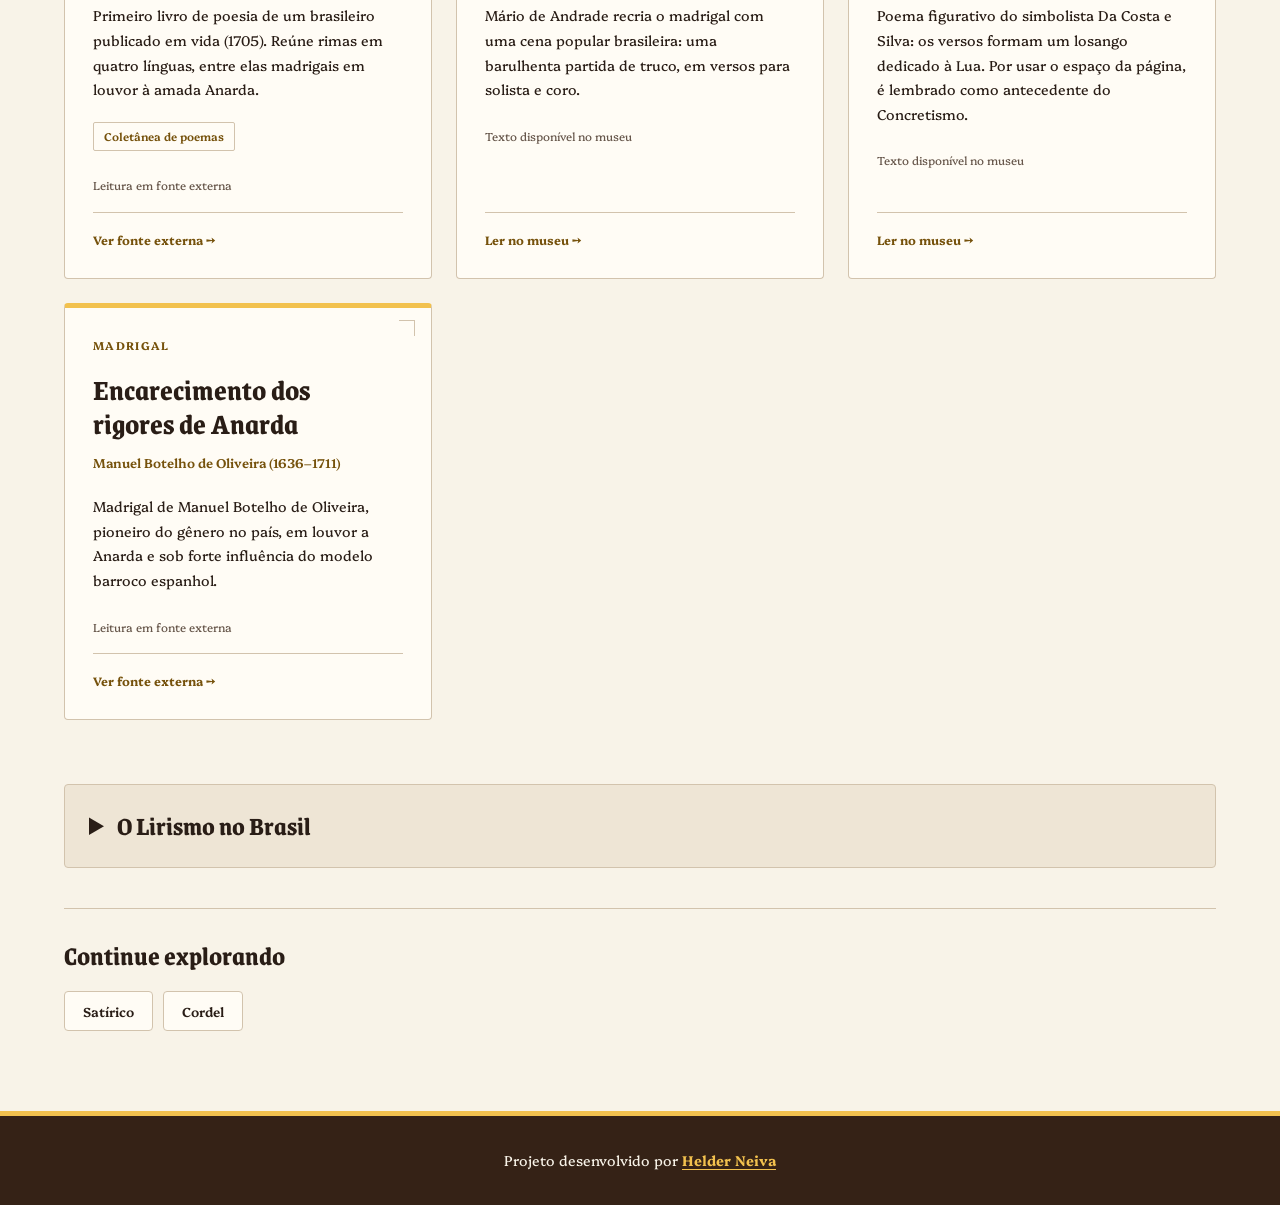
<file: lirico.html>
<!DOCTYPE html>
<html lang="pt-BR">
<head>
    <meta charset="UTF-8">
    <meta name="viewport" content="width=device-width, initial-scale=1.0">
    <meta name="color-scheme" content="light dark">

    <title>O Lirismo Brasileiro | Museu da Poesia Digital</title>

    <meta name="description" content="Conheça a história do lirismo brasileiro e explore odes, elegias, idílios e madrigais.">

    <meta property="og:type" content="website">
    <meta property="og:locale" content="pt_BR">
    <meta property="og:site_name" content="Museu da Poesia Digital">
    <meta property="og:title" content="O Lirismo Brasileiro | Museu da Poesia Digital">
    <meta property="og:description" content="Conheça a história do lirismo brasileiro e explore odes, elegias, idílios e madrigais.">

    <link rel="icon" href="favicon.ico" sizes="32x32">
    <link rel="icon" href="favicon.svg" type="image/svg+xml">
    <link rel="apple-touch-icon" href="apple-touch-icon.png">

    <meta name="theme-color" content="#4A2E16">

    <link rel="preload" href="fontes/Grenze-VariableFont_wght.ttf" as="font" type="font/ttf" crossorigin>
    <link rel="preload" href="fontes/Platypi-VariableFont_wght.ttf" as="font" type="font/ttf" crossorigin>

    <link rel="modulepreload" href="scripts/util.js">
    <link rel="modulepreload" href="dados/poemas.js">

    <link rel="stylesheet" href="estilos/base.css">
    <link rel="stylesheet" href="estilos/tema.css">
    <link rel="stylesheet" href="estilos/cards.css">
    <link rel="stylesheet" href="estilos/generos.css">

    <script src="scripts/tema.js"></script>
</head>

<body data-genero="lirico">
    <a href="#conteudo" class="skip-link">
        Ir para o conteúdo principal
    </a>

    <header>
        <a class="marca" href="index.html">
            Museu da Poesia Digital
        </a>

        <nav class="menu" id="menu-principal" aria-label="Navegação principal">
            <ul role="list">
                <li><a href="index.html">Início</a></li>
                <li><a href="lirico.html" aria-current="page">Lírico</a></li>
                <li><a href="satirico.html">Satírico</a></li>
                <li><a href="cordel.html">Cordel</a></li>
                <li><a href="index.html#sobre">Sobre</a></li>
            </ul>
        </nav>
    </header>

    <main id="conteudo">
        <h1 class="titulo-pagina">O Lirismo Brasileiro</h1>

        <div class="busca" id="busca" role="search" hidden>
            <label for="busca-campo">Buscar nesta página</label>

            <input
                type="search"
                id="busca-campo"
                name="busca"
                maxlength="120"
                placeholder="Título, autor ou palavra do resumo"
                autocomplete="off"
            >

            <p class="busca-status" id="busca-status" role="status"></p>
        </div>

        <section class="introducao" aria-label="Introdução">
            <p>Entre sentimentos e palavras, o lirismo transforma experiências humanas em poesia. Na literatura brasileira, poetas de diferentes épocas deram voz ao amor, à saudade, à natureza e às inquietações da existência, construindo uma rica tradição de expressão e sensibilidade.</p>

            <img src="imagens/lirico.svg" alt="" width="600" height="360">
        </section>

        <section class="historia" aria-labelledby="historia-titulo">
            <h2 id="historia-titulo">O Lirismo no Brasil</h2>

            <p>O lirismo chegou ao Brasil durante a colonização portuguesa, por meio das tradições poéticas europeias, adaptadas gradualmente à realidade local. No século XVII, o Barroco expressou conflitos humanos e religiosos com contrastes e linguagem elaborada; no século XVIII, o Arcadismo valorizou a simplicidade, o equilíbrio e a natureza. No século XIX, o Romantismo privilegiou os sentimentos, a imaginação e a identidade nacional. No final desse século, o Simbolismo explorou a musicalidade, a sugestão e a interioridade. No século XX, o Modernismo incorporou novas linguagens e a diversidade cultural brasileira.</p>

            <p>Entre os principais nomes dessa tradição estão Gregório de Matos, Tomás Antônio Gonzaga, Gonçalves Dias, Castro Alves, Cecília Meireles e Carlos Drummond de Andrade. Com estilos distintos, esses autores contribuíram para transformar e enriquecer a expressão lírica brasileira.</p>

            <h3 id="tempo-titulo">Em linha do tempo</h3>

            <ol class="linha-do-tempo" role="list" aria-labelledby="tempo-titulo">
                <li><strong>Século XVII</strong> Barroco: conflitos humanos e religiosos, com contrastes e linguagem elaborada. Gregório de Matos e Manuel Botelho de Oliveira.</li>
                <li><strong>Século XVIII</strong> Arcadismo: simplicidade, equilíbrio e natureza. Tomás Antônio Gonzaga e <cite>Marília de Dirceu</cite>.</li>
                <li><strong>Século XIX</strong> Romantismo: sentimento, imaginação e identidade nacional. Gonçalves Dias, Castro Alves e Fagundes Varela.</li>
                <li><strong>Fim do século XIX e início do XX</strong> Simbolismo: musicalidade, sugestão e interioridade. Da Costa e Silva estreia em livro com <cite>Sangue</cite>, em 1908.</li>
                <li><strong>Século XX</strong> Modernismo e renovação da linguagem poética. Mário de Andrade, Cecília Meireles e Carlos Drummond de Andrade.</li>
            </ol>
        </section>

        <section class="subgeneros" aria-labelledby="subgeneros-titulo">
            <h2 id="subgeneros-titulo">Formas e Temas Líricos</h2>

            <p>A <strong>ode</strong> celebra pessoas, acontecimentos ou ideais; o <strong>idílio</strong> se associa a cenas campestres e sentimentos amorosos; a <strong>elegia</strong> manifesta luto, saudade ou reflexão sobre a perda; e o <strong>madrigal</strong> combina brevidade e delicadeza, frequentemente para expressar o amor. Essas formas e afinidades foram recriadas por autores de diferentes épocas.</p>
        </section>

        <p class="nota-curadoria">As obras foram organizadas por afinidade temática e formal. Algumas dialogam com mais de uma categoria; romances em prosa e coletâneas são identificados nos cards.</p>

        <nav class="indice-subgeneros" aria-label="Seções do gênero lírico">
            <ul role="list">
                <li><a href="#ode">Ode</a></li>
                <li><a href="#elegia">Elegia</a></li>
                <li><a href="#idilio">Idílio</a></li>
                <li><a href="#madrigal">Madrigal</a></li>
            </ul>
        </nav>

        <section id="ode" class="secao-subgenero" aria-labelledby="ode-titulo">
            <h2 id="ode-titulo">Ode</h2>

            <p>Originária da Antiguidade Clássica, a ode se associa ao canto de celebração, à reflexão e à expressão de sentimentos elevados. Na literatura brasileira, essa tradição recebeu usos diversos: a exaltação cívica, o clamor social e até a inversão irônica de seu tom solene.</p>

            <p id="lista-ode" class="chamada-lista">
                Obras para explorar:
            </p>

            <ul class="lista-cards" id="cards-ode" role="list" aria-labelledby="lista-ode" data-sub="ode"></ul>

            <noscript>
                <p>Ative o JavaScript para visualizar o catálogo desta seção.</p>
            </noscript>
        </section>

        <section id="elegia" class="secao-subgenero" aria-labelledby="elegia-titulo">
            <h2 id="elegia-titulo">Elegia</h2>

            <p>A elegia se dedica à perda, ao luto e à reflexão sobre a brevidade da vida. No Romantismo brasileiro, Fagundes Varela destacou-se com <cite>Cântico do Calvário</cite>, escrito em memória de seu filho. Em diferentes épocas, a poesia elegíaca também articulou a memória pessoal e o sofrimento coletivo.</p>

            <p id="lista-elegia" class="chamada-lista">
                Obras para explorar:
            </p>

            <ul class="lista-cards" id="cards-elegia" role="list" aria-labelledby="lista-elegia" data-sub="elegia"></ul>

            <noscript>
                <p>Ative o JavaScript para visualizar o catálogo desta seção.</p>
            </noscript>
        </section>

        <section id="idilio" class="secao-subgenero" aria-labelledby="idilio-titulo">
            <h2 id="idilio-titulo">Idílio</h2>

            <p>O idílio se associa à representação de uma vida simples, harmoniosa e idealizada, frequentemente ligada à natureza e ao amor. A atmosfera idílica também aparece em narrativas em prosa. Esta seção reúne poemas e romances que dialogam com essas características, identificando o formato de cada obra.</p>

            <p id="lista-idilio" class="chamada-lista">
                Obras para explorar:
            </p>

            <ul class="lista-cards" id="cards-idilio" role="list" aria-labelledby="lista-idilio" data-sub="idilio"></ul>

            <noscript>
                <p>Ative o JavaScript para visualizar o catálogo desta seção.</p>
            </noscript>
        </section>

        <section id="madrigal" class="secao-subgenero" aria-labelledby="madrigal-titulo">
            <h2 id="madrigal-titulo">Madrigal</h2>

            <p>De origem italiana, o madrigal se consolidou como uma composição breve, marcada pela musicalidade e pelo refinamento da expressão. Na poesia brasileira, aparece em autores como Manuel Botelho de Oliveira e recebe recriações modernas, como as de Mário de Andrade.</p>

            <p id="lista-madrigal" class="chamada-lista">
                Obras para explorar:
            </p>

            <ul class="lista-cards" id="cards-madrigal" role="list" aria-labelledby="lista-madrigal" data-sub="madrigal"></ul>

            <noscript>
                <p>Ative o JavaScript para visualizar o catálogo desta seção.</p>
            </noscript>
        </section>

        <nav class="outros-generos" aria-labelledby="outros-generos-titulo">
            <h2 id="outros-generos-titulo">Continue explorando</h2>

            <ul role="list">
                <li><a href="satirico.html">Satírico</a></li>
                <li><a href="cordel.html">Cordel</a></li>
            </ul>
        </nav>
    </main>

    <footer class="app-footer">
        <p>
            Projeto desenvolvido por
            <a href="https://github.com/helderneiva" target="_blank" rel="noopener noreferrer">
                Helder Neiva<span class="visually-hidden"> (abre em nova aba)</span>
            </a>
        </p>
    </footer>

    <script type="module" src="scripts/menu.js"></script>
    <script type="module" src="scripts/cards.js"></script>
    <script type="module" src="scripts/indice.js"></script>
</body>
</html>
</file>
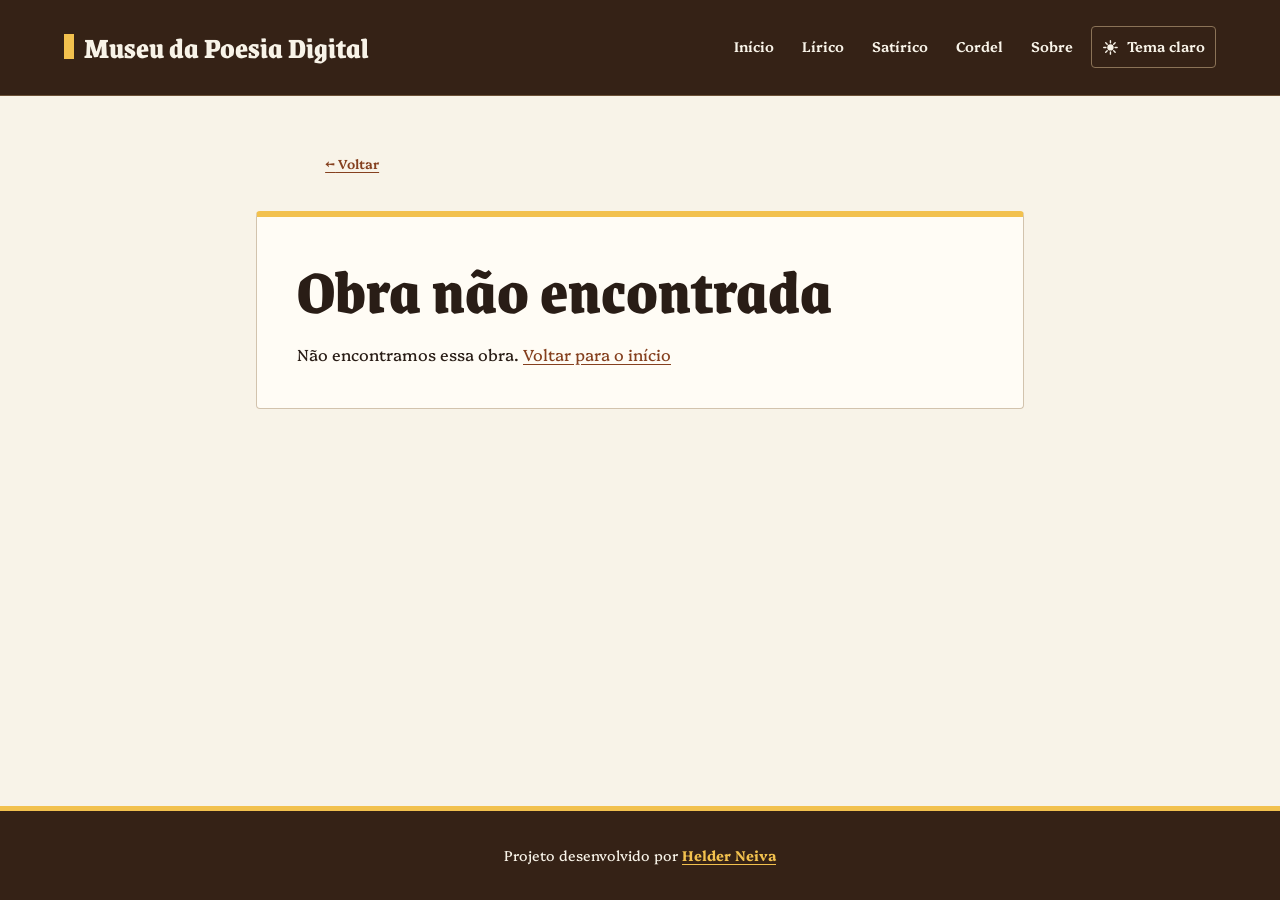
<file: poema.html>
<!DOCTYPE html>
<html lang="pt-BR">
<head>
    <meta charset="UTF-8">
    <meta name="viewport" content="width=device-width, initial-scale=1.0">
    <meta name="color-scheme" content="light dark">
    <title>Poema | Museu da Poesia Digital</title>
    <meta name="description" content="Leia poemas da literatura brasileira no Museu da Poesia Digital.">
    <meta property="og:type" content="article">
    <meta property="og:locale" content="pt_BR">
    <meta property="og:site_name" content="Museu da Poesia Digital">
    <meta property="og:title" content="Poema | Museu da Poesia Digital">
    <meta property="og:description" content="Leia poemas da literatura brasileira no Museu da Poesia Digital.">
    <!-- Título, descrição e og:* são trocados pelo poema-pagina.js, mas os robôs de redes
         sociais não executam JavaScript: a prévia de compartilhamento mostra sempre este texto.
         Ao publicar o site, descomente e preencha com a imagem real:
    <meta property="og:image" content="https://SEU-DOMINIO/imagens/capa.png">
    <meta name="twitter:card" content="summary_large_image"> -->
    <link rel="icon" href="favicon.ico" sizes="32x32">
    <link rel="icon" href="favicon.svg" type="image/svg+xml">
    <link rel="apple-touch-icon" href="apple-touch-icon.png">
    <meta name="theme-color" content="#4A2E16">
    <link rel="preload" href="fontes/Grenze-VariableFont_wght.ttf" as="font" type="font/ttf" crossorigin>
    <link rel="preload" href="fontes/Platypi-VariableFont_wght.ttf" as="font" type="font/ttf" crossorigin>
    <link rel="modulepreload" href="scripts/util.js">
    <link rel="modulepreload" href="dados/poemas.js">
    <link rel="stylesheet" href="estilos/base.css">
    <link rel="stylesheet" href="estilos/tema.css">
    <link rel="stylesheet" href="estilos/poema.css">
    <script src="scripts/tema.js"></script>
</head>
<body>

    <a href="#conteudo" class="skip-link">Ir para o conteúdo principal</a>

    <header>
        <a class="marca" href="index.html">Museu da Poesia Digital</a>
        <nav class="menu" id="menu-principal" aria-label="Navegação principal">
            <ul role="list">
                <li><a href="index.html">Início</a></li>
                <li><a href="lirico.html">Lírico</a></li>
                <li><a href="satirico.html">Satírico</a></li>
                <li><a href="cordel.html">Cordel</a></li>
                <li><a href="index.html#sobre">Sobre</a></li>
            </ul>
        </nav>
    </header>

    <main id="conteudo">
        <nav class="migalhas" aria-label="Voltar">
            <a id="voltar" href="index.html"><span aria-hidden="true">&larr;</span> Voltar</a>
        </nav>

        <article class="poema" id="poema">
            <noscript>
                <p>Esta página precisa de JavaScript para mostrar o poema. Volte ao <a href="index.html">início</a> para navegar pelos gêneros.</p>
            </noscript>
        </article>

        <nav class="anterior-proximo" id="anterior-proximo" aria-label="Poema anterior e próximo" hidden></nav>

        <nav class="mais-poemas" id="mais-poemas" aria-labelledby="mais-poemas-titulo" hidden>
            <h2 id="mais-poemas-titulo">Continue lendo</h2>
            <ul role="list"></ul>
        </nav>
    </main>

    <footer class="app-footer">
        <p>Projeto desenvolvido por <a href="https://github.com/helderneiva" target="_blank" rel="noopener noreferrer">Helder Neiva<span class="visually-hidden"> (abre em nova aba)</span></a></p>
    </footer>

    <script type="module" src="scripts/menu.js"></script>
    <script type="module" src="scripts/poema-pagina.js"></script>
</body>
</html>
</file>
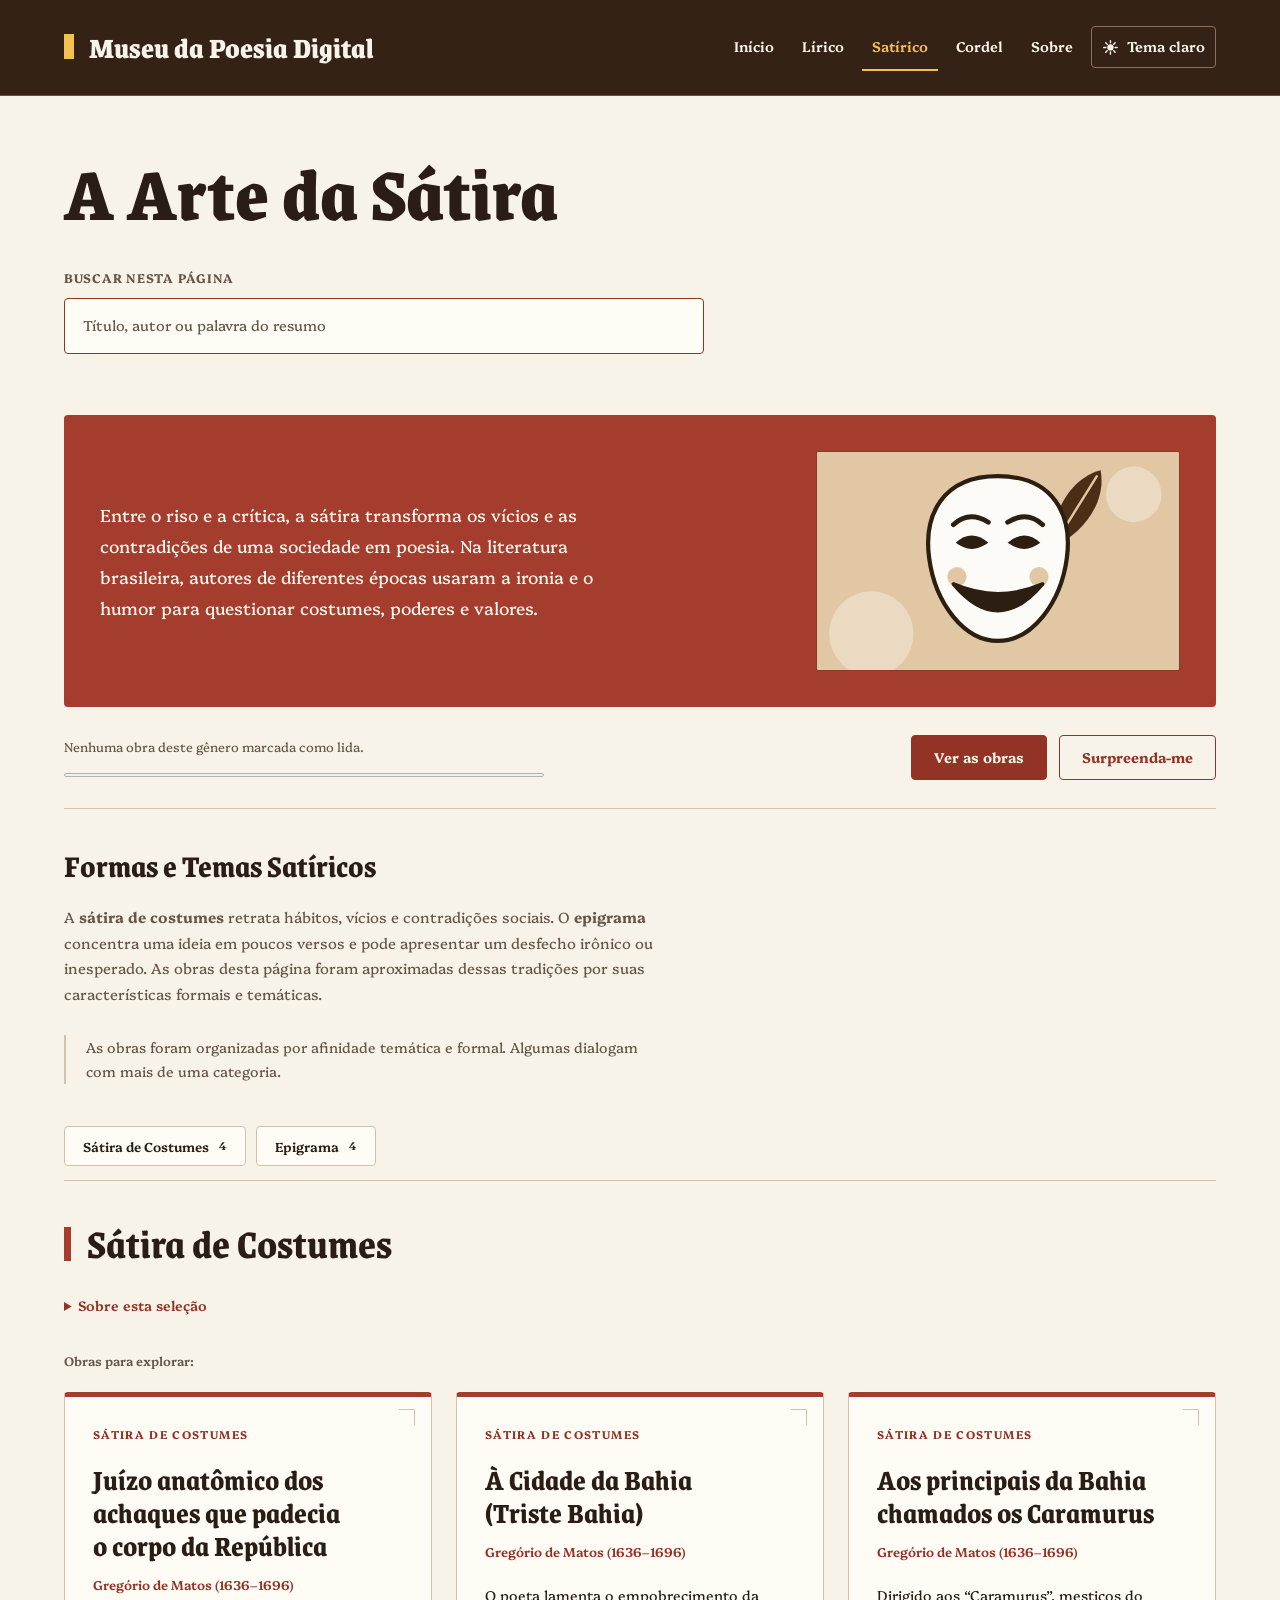
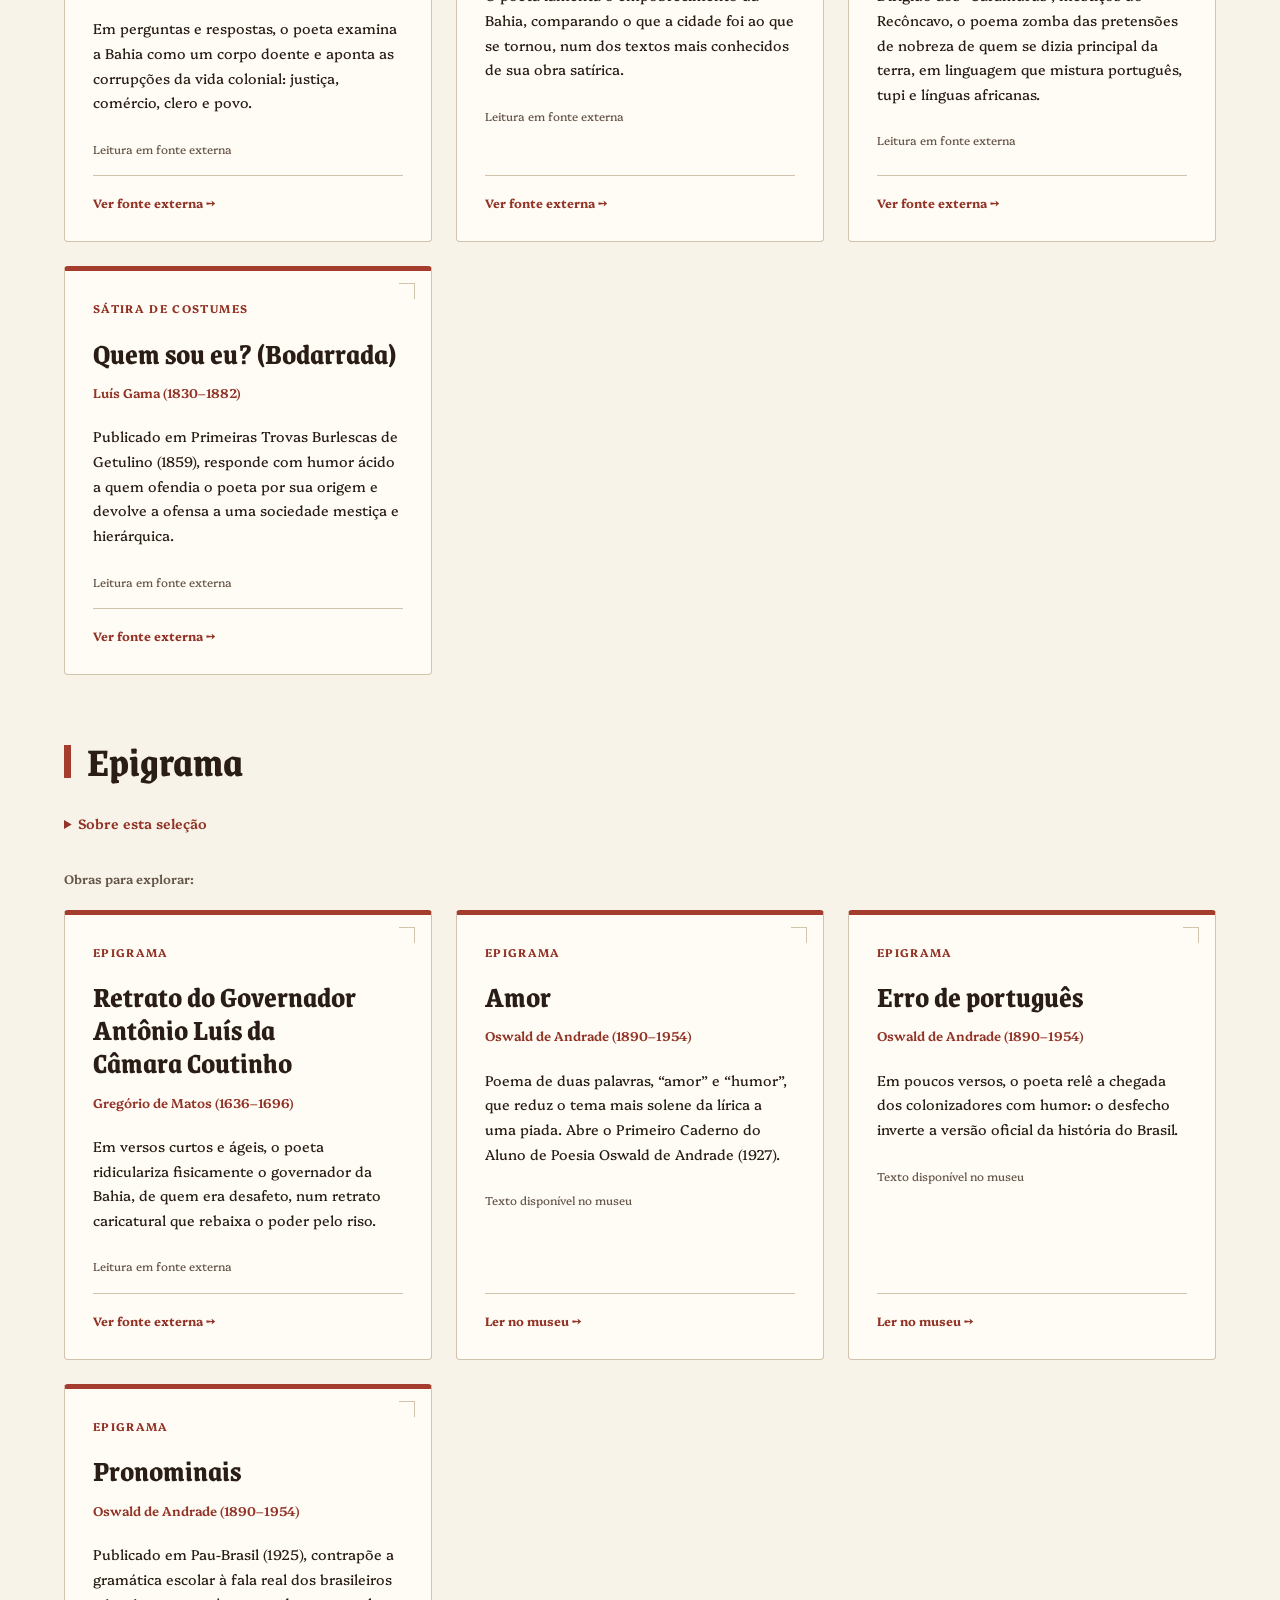
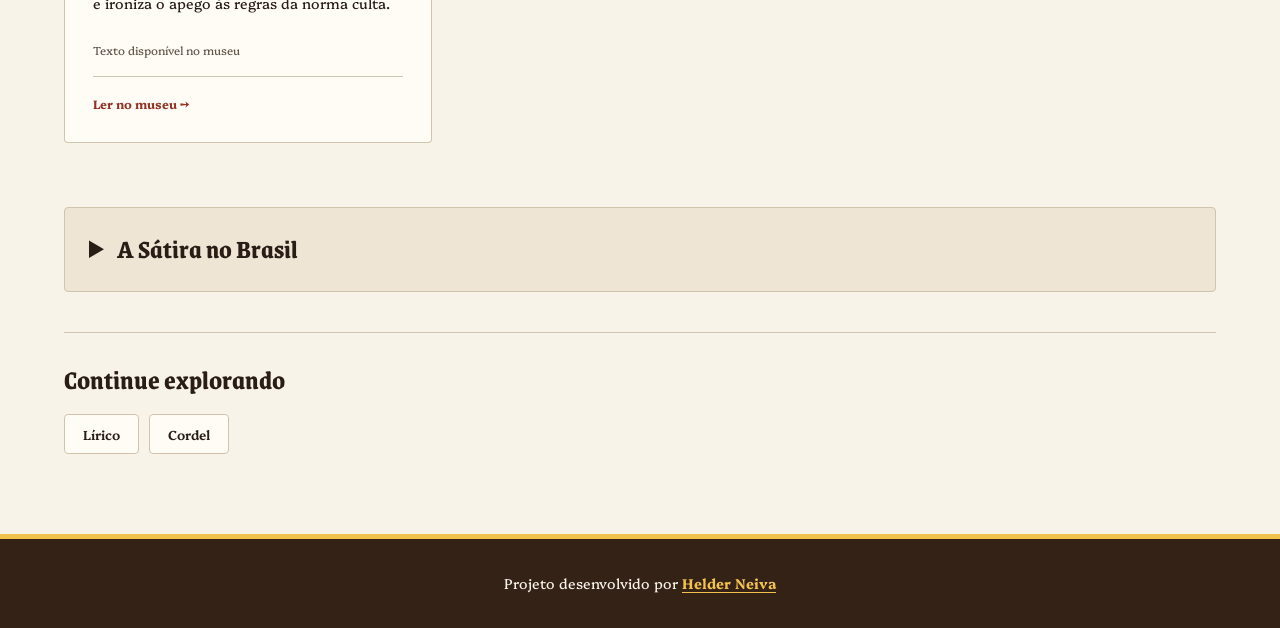
<file: satirico.html>
<!DOCTYPE html>
<html lang="pt-BR">
<head>
    <meta charset="UTF-8">
    <meta name="viewport" content="width=device-width, initial-scale=1.0">
    <meta name="color-scheme" content="light dark">

    <title>A Arte da Sátira | Museu da Poesia Digital</title>

    <meta name="description" content="Conheça a história da sátira na poesia brasileira, de Gregório de Matos a Oswald de Andrade.">

    <meta property="og:type" content="website">
    <meta property="og:locale" content="pt_BR">
    <meta property="og:site_name" content="Museu da Poesia Digital">
    <meta property="og:title" content="A Arte da Sátira | Museu da Poesia Digital">
    <meta property="og:description" content="Conheça a história da sátira na poesia brasileira, de Gregório de Matos a Oswald de Andrade.">

    <link rel="icon" href="favicon.ico" sizes="32x32">
    <link rel="icon" href="favicon.svg" type="image/svg+xml">
    <link rel="apple-touch-icon" href="apple-touch-icon.png">

    <meta name="theme-color" content="#4A2E16">

    <link rel="preload" href="fontes/Grenze-VariableFont_wght.ttf" as="font" type="font/ttf" crossorigin>
    <link rel="preload" href="fontes/Platypi-VariableFont_wght.ttf" as="font" type="font/ttf" crossorigin>

    <link rel="modulepreload" href="scripts/util.js">
    <link rel="modulepreload" href="dados/poemas.js">

    <link rel="stylesheet" href="estilos/base.css">
    <link rel="stylesheet" href="estilos/tema.css">
    <link rel="stylesheet" href="estilos/cards.css">
    <link rel="stylesheet" href="estilos/generos.css">

    <script src="scripts/tema.js"></script>
</head>

<body data-genero="satirico">
    <a href="#conteudo" class="skip-link">
        Ir para o conteúdo principal
    </a>

    <header>
        <a class="marca" href="index.html">
            Museu da Poesia Digital
        </a>

        <nav class="menu" id="menu-principal" aria-label="Navegação principal">
            <ul role="list">
                <li><a href="index.html">Início</a></li>
                <li><a href="lirico.html">Lírico</a></li>
                <li><a href="satirico.html" aria-current="page">Satírico</a></li>
                <li><a href="cordel.html">Cordel</a></li>
                <li><a href="index.html#sobre">Sobre</a></li>
            </ul>
        </nav>
    </header>

    <main id="conteudo">
        <h1 class="titulo-pagina">A Arte da Sátira</h1>

        <div class="busca" id="busca" role="search" hidden>
            <label for="busca-campo">Buscar nesta página</label>

            <input
                type="search"
                id="busca-campo"
                name="busca"
                maxlength="120"
                placeholder="Título, autor ou palavra do resumo"
                autocomplete="off"
            >

            <p class="busca-status" id="busca-status" role="status"></p>
        </div>

        <section class="introducao" aria-label="Introdução">
            <p>Entre o riso e a crítica, a sátira transforma os vícios e as contradições de uma sociedade em poesia. Na literatura brasileira, autores de diferentes épocas usaram a ironia e o humor para questionar costumes, poderes e valores.</p>

            <img src="imagens/satirico.svg" alt="" width="600" height="360">
        </section>

        <section class="historia" aria-labelledby="historia-titulo">
            <h2 id="historia-titulo">A Sátira no Brasil</h2>

            <p>A tradição satírica brasileira dialoga com modelos da Antiguidade clássica e com as cantigas de escárnio e maldizer do Trovadorismo ibérico. No século XVII, Gregório de Matos tornou-se uma de suas principais vozes, dirigindo críticas a governadores, clérigos, comerciantes e aos costumes da Bahia.</p>

            <p>No século XIX, Luís Gama fez da ironia uma arma contra o preconceito racial e as hipocrisias sociais. Na passagem para o século XX, Emílio de Menezes destacou-se pelo humor verbal e pelos trocadilhos. O Modernismo trouxe o poema-piada de Oswald de Andrade, que revisitou a história e os costumes brasileiros com concisão e irreverência.</p>

            <h3 id="tempo-titulo">Em linha do tempo</h3>

            <ol class="linha-do-tempo" role="list" aria-labelledby="tempo-titulo">
                <li><strong>Antiguidade e Idade Média</strong> Tradições de sátira e epigrama, e as cantigas de escárnio e maldizer.</li>
                <li><strong>Século XVII</strong> Gregório de Matos critica poderes e costumes da Bahia colonial.</li>
                <li><strong>Fim do século XVIII</strong> As <cite>Cartas Chilenas</cite>, atribuídas a Tomás Antônio Gonzaga, satirizam a administração colonial.</li>
                <li><strong>1859</strong> Luís Gama publica <cite>Primeiras Trovas Burlescas de Getulino</cite>.</li>
                <li><strong>Virada para o século XX</strong> Emílio de Menezes destaca-se com versos satíricos e trocadilhos.</li>
                <li><strong>Século XX</strong> Oswald de Andrade explora o poema-piada e a revisão crítica da história brasileira.</li>
            </ol>
        </section>

        <section class="subgeneros" aria-labelledby="subgeneros-titulo">
            <h2 id="subgeneros-titulo">Formas e Temas Satíricos</h2>

            <p>A <strong>sátira de costumes</strong> retrata hábitos, vícios e contradições sociais. O <strong>epigrama</strong> concentra uma ideia em poucos versos e pode apresentar um desfecho irônico ou inesperado. As obras desta página foram aproximadas dessas tradições por suas características formais e temáticas.</p>
        </section>

        <p class="nota-curadoria">As obras foram organizadas por afinidade temática e formal. Algumas dialogam com mais de uma categoria.</p>

        <nav class="indice-subgeneros" aria-label="Seções de poesia satírica">
            <ul role="list">
                <li><a href="#satira-de-costumes">Sátira de Costumes</a></li>
                <li><a href="#epigrama">Epigrama</a></li>
            </ul>
        </nav>

        <section id="satira-de-costumes" class="secao-subgenero" aria-labelledby="satira-de-costumes-titulo">
            <h2 id="satira-de-costumes-titulo">Sátira de Costumes</h2>

            <p>A vida cotidiana fornece à sátira assuntos como comércio, justiça, vaidade, hipocrisia e hierarquias sociais. Gregório de Matos explorou essas contradições na Bahia colonial. Luís Gama voltou sua crítica contra o preconceito e a desigualdade de uma sociedade escravista.</p>

            <p id="lista-satira-de-costumes" class="chamada-lista">
                Obras para explorar:
            </p>

            <ul class="lista-cards" id="cards-satira-de-costumes" role="list" aria-labelledby="lista-satira-de-costumes" data-sub="satira-de-costumes"></ul>

            <noscript>
                <p>Ative o JavaScript para visualizar o catálogo desta seção.</p>
            </noscript>
        </section>

        <section id="epigrama" class="secao-subgenero" aria-labelledby="epigrama-titulo">
            <h2 id="epigrama-titulo">Epigrama</h2>

            <p>O epigrama esteve inicialmente ligado às inscrições em monumentos e túmulos. Sua tradição literária também desenvolveu poemas breves, por vezes satíricos, em que a concisão fortalece o efeito final. Os poemas curtos e irônicos de Oswald de Andrade dialogam com esse espírito.</p>

            <p id="lista-epigrama" class="chamada-lista">
                Obras para explorar:
            </p>

            <ul class="lista-cards" id="cards-epigrama" role="list" aria-labelledby="lista-epigrama" data-sub="epigrama"></ul>

            <noscript>
                <p>Ative o JavaScript para visualizar o catálogo desta seção.</p>
            </noscript>
        </section>

        <nav class="outros-generos" aria-labelledby="outros-generos-titulo">
            <h2 id="outros-generos-titulo">Continue explorando</h2>

            <ul role="list">
                <li><a href="lirico.html">Lírico</a></li>
                <li><a href="cordel.html">Cordel</a></li>
            </ul>
        </nav>
    </main>

    <footer class="app-footer">
        <p>
            Projeto desenvolvido por
            <a href="https://github.com/helderneiva" target="_blank" rel="noopener noreferrer">
                Helder Neiva<span class="visually-hidden"> (abre em nova aba)</span>
            </a>
        </p>
    </footer>

    <script type="module" src="scripts/menu.js"></script>
    <script type="module" src="scripts/cards.js"></script>
    <script type="module" src="scripts/indice.js"></script>
</body>
</html>
</file>
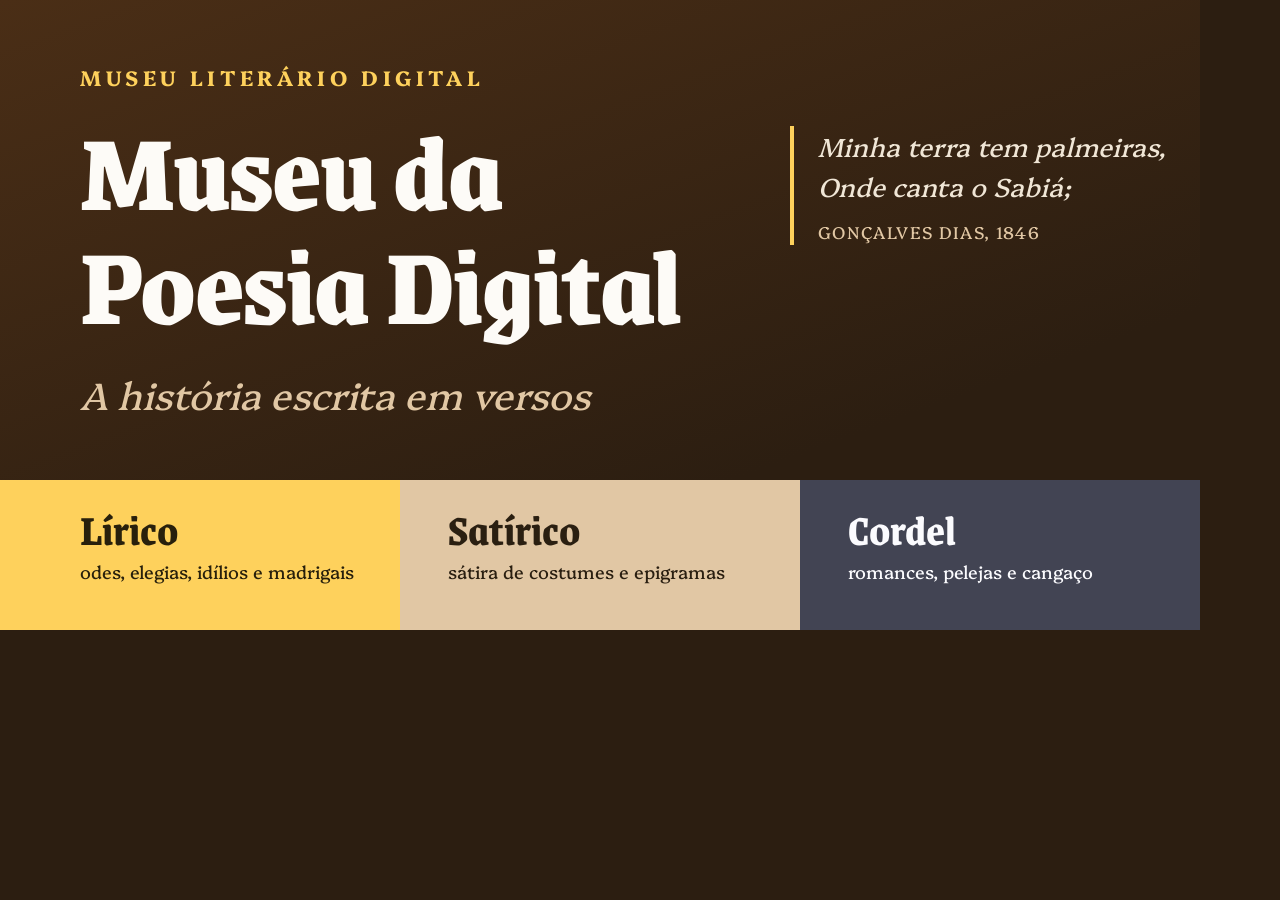
<file: imagens/capa-fonte.html>
<!DOCTYPE html>
<html lang="pt-BR">
<head>
<meta charset="UTF-8">
<title>Capa (og:image) do Museu da Poesia Digital</title>
<!-- Fonte da imagem capa.png (1200 x 630 px).
     Para reexportar com as fontes do site: coloque este arquivo em imagens/, abra pelo
     Live Server, deixe a janela com 1200 x 630 px e tire um print (ou use o DevTools:
     Ctrl+Shift+P > "Capture node screenshot" com o elemento .capa selecionado). -->
<style>
  @font-face { font-family: 'GrenzeSite'; src: url('../fontes/Grenze-VariableFont_wght.ttf') format('truetype'); font-weight: 100 900; }
  @font-face { font-family: 'PlatypiSite'; src: url('../fontes/Platypi-VariableFont_wght.ttf') format('truetype'); font-weight: 100 900; }
  * { margin: 0; padding: 0; box-sizing: border-box; }
  body { background: #2C1E11; }
  .capa {
    position: relative; width: 1200px; height: 630px; overflow: hidden;
    background: linear-gradient(160deg, #4A2E16 0%, #2C1E11 70%);
    color: #FDFBF7;
    font-family: 'PlatypiSite', 'Bitstream Charter', Charter, Georgia, serif;
  }
  .topo { position: absolute; left: 80px; top: 62px; right: 80px; }
  .selo {
    font-size: 21px; letter-spacing: 0.22em; text-transform: uppercase; font-weight: 700;
    color: #FED15C;
  }
  h1 {
    margin-top: 22px;
    font-family: 'GrenzeSite', 'Bitstream Charter', Charter, Georgia, serif;
    font-size: 112px; line-height: 1.02; font-weight: 800; letter-spacing: -0.01em;
  }
  .sub {
    margin-top: 26px; font-style: italic; font-size: 38px; color: #E1C7A4;
  }
  .verso {
    position: absolute; left: 790px; top: 126px; white-space: nowrap;
    padding-left: 24px; border-left: 4px solid #FED15C;
    font-style: italic; font-size: 26px; line-height: 1.55; color: #F0E6D6;
  }
  .verso small { display: block; margin-top: 12px; font-style: normal; font-size: 17px; letter-spacing: 0.08em; color: #E1C7A4; }
  .generos { position: absolute; left: 0; right: 0; bottom: 0; height: 150px; display: grid; grid-template-columns: repeat(3, 1fr); }
  .generos div { padding: 26px 24px 0 48px; }
  .generos div:first-child { padding-left: 80px; }
  .generos b { display: block; font-family: 'GrenzeSite', 'Bitstream Charter', Charter, Georgia, serif; font-size: 44px; line-height: 1.1; }
  .generos span { display: block; margin-top: 6px; font-size: 18px; line-height: 1.35; }
  .l { background: #FED15C; color: #28200C; }
  .s { background: #E1C7A4; color: #2A1F11; }
  .c { background: #424453; color: #FBFBFE; }
</style>
</head>
<body>
<div class="capa">
  <div class="topo">
    <div class="selo">Museu literário digital</div>
    <h1>Museu da<br>Poesia Digital</h1>
    <div class="sub">A história escrita em versos</div>
  </div>
  <div class="verso">Minha terra tem palmeiras,<br>Onde canta o Sabiá;<small>GONÇALVES DIAS, 1846</small></div>
  <div class="generos">
    <div class="l"><b>Lírico</b><span>odes, elegias, idílios e madrigais</span></div>
    <div class="s"><b>Satírico</b><span>sátira de costumes e epigramas</span></div>
    <div class="c"><b>Cordel</b><span>romances, pelejas e cangaço</span></div>
  </div>
</div>
</body>
</html>
</file>
<file: estilos/base.css>
@charset "UTF-8";

@font-face {
    font-family: "Grenze";
    src: url("../fontes/Grenze-VariableFont_wght.ttf") format("truetype");
    font-weight: 100 900;
    font-style: normal;
    font-display: swap;
}

@font-face {
    font-family: "Platypi";
    src: url("../fontes/Platypi-VariableFont_wght.ttf") format("truetype");
    font-weight: 300 800;
    font-style: normal;
    font-display: swap;
}

:root {
    --fonte-titulo: "Grenze", Georgia, serif;
    --fonte-texto: "Platypi", Georgia, serif;

    --papel: #F8F3E8;
    --tinta: #291D16;
    --madeira: #352216;
    --dourado: #F2C14E;

    --fundo-principal: var(--papel);
    --fundo-card: #FFFCF5;
    --superficie: #EEE5D5;
    --texto: var(--tinta);
    --texto-inverso: #F8F3E8;
    --texto-suave: #66564A;
    --destaque: #85401F;
    --destaque-inverso: var(--madeira);
    --borda: #D2C3AD;
    --foco: #85401F;

    --cor-lirico: #F2C14E;
    --cor-satirico: #A43D2D;
    --cor-cordel: #35465C;

    --raio: 4px;
    --largura-max: 75em;
    --medida: 65ch;
    --tamanho-h1: clamp(2.6em, 6vw, 5em);

    --margem-lateral: max(
        clamp(20px, 5vw, 72px),
        calc((100% - var(--largura-max)) / 2)
    );
}

*,
*::before,
*::after {
    box-sizing: border-box;
    margin: 0;
    padding: 0;
}

[hidden] {
    display: none !important;
}

html {
    scroll-padding-top: 2em;
}

body {
    display: flex;
    flex-direction: column;
    min-height: 100vh;
    min-height: 100dvh;
    background: var(--fundo-principal);
    color: var(--texto);
    font-family: var(--fonte-texto);
    font-size: 1em;
    font-weight: 400;
    line-height: 1.75;
}

img {
    display: block;
    max-width: 100%;
    height: auto;
}

button,
input,
select,
textarea {
    font: inherit;
}

button {
    cursor: pointer;
}

a {
    color: var(--destaque);
    text-underline-offset: 0.2em;
}

a,
button,
input,
summary {
    -webkit-tap-highlight-color: transparent;
}

:focus-visible {
    outline: 3px solid var(--foco);
    outline-offset: 5px;
}

::selection {
    background: #F2C14E;
    color: #291D16;
}

h1,
h2,
h3,
h4 {
    font-family: var(--fonte-titulo);
    line-height: 1.08;
    text-wrap: balance;
}

h1 {
    margin-bottom: 24px;
    font-size: var(--tamanho-h1);
    font-weight: 800;
}

h2 {
    margin-bottom: 20px;
    font-size: clamp(2em, 4vw, 3em);
    font-weight: 700;
}

h3 {
    margin-bottom: 12px;
    font-size: 1.6em;
    font-weight: 700;
}

h4 {
    margin-bottom: 8px;
    font-size: 1.2em;
}

main p + p {
    margin-top: 16px;
}

main {
    flex: 1;
    min-width: 0;
    padding: 56px var(--margem-lateral) 80px;
}

.skip-link {
    position: fixed;
    top: -120px;
    left: 20px;
    z-index: 100;
    padding: 12px 20px;
    background: #F2C14E;
    color: #291D16;
    font-weight: 700;
    text-decoration: none;
}

.skip-link:focus {
    top: 16px;
}

.visually-hidden {
    position: absolute;
    width: 1px;
    height: 1px;
    padding: 0;
    margin: -1px;
    overflow: hidden;
    clip: rect(0, 0, 0, 0);
    clip-path: inset(50%);
    white-space: nowrap;
    border: 0;
}

/* Cabeçalho: a assinatura visual é igual em todas as páginas. */

body > header {
    display: flex;
    flex-wrap: wrap;
    align-items: center;
    justify-content: space-between;
    gap: 16px 28px;
    padding: 24px var(--margem-lateral);
    background: #352216;
    color: #F8F3E8;
    border-bottom: 1px solid #6B5137;
}

.marca {
    max-width: 12em;
    color: #F8F3E8;
    font-family: var(--fonte-titulo);
    font-size: 1.85em;
    font-weight: 800;
    line-height: 1;
    text-decoration: none;
}

.marca::before {
    content: "";
    display: inline-block;
    width: 0.35em;
    height: 0.85em;
    margin-right: 10px;
    background: #F2C14E;
    vertical-align: -0.05em;
}

.marca:hover {
    color: #F2C14E;
}

body > header :focus-visible {
    outline-color: #F2C14E;
}

.menu {
    margin-left: auto;
}

.menu ul {
    display: flex;
    flex-wrap: wrap;
    align-items: center;
    gap: 8px;
    list-style: none;
}

.menu > ul > li > a {
    display: block;
    padding: 10px;
    color: #F8F3E8;
    font-size: 0.88em;
    font-weight: 600;
    text-decoration: none;
    border-bottom: 2px solid transparent;
}

.menu > ul > li > a:hover,
.menu > ul > li > a[aria-current="page"] {
    color: #F2C14E;
    border-bottom-color: #F2C14E;
}

/* Botão do menu criado pelo menu.js. */

.menu-toggle {
    display: none;
    flex-shrink: 0;
    align-items: center;
    justify-content: center;
    width: 2.8em;
    min-height: 2.8em;
    margin-left: auto;
    background: transparent;
    color: #F8F3E8;
    border: 1px solid #A38A6C;
    border-radius: var(--raio);
}

.menu-toggle-icone,
.menu-toggle-icone::before,
.menu-toggle-icone::after {
    display: block;
    width: 1.35em;
    height: 0.12em;
    background: currentColor;
}

.menu-toggle-icone {
    position: relative;
}

.menu-toggle-icone::before,
.menu-toggle-icone::after {
    position: absolute;
    left: 0;
    content: "";
    transition: transform 0.2s ease, top 0.2s ease;
}

.menu-toggle-icone::before {
    top: -0.4em;
}

.menu-toggle-icone::after {
    top: 0.4em;
}

.menu-toggle[aria-expanded="true"] .menu-toggle-icone {
    background: transparent;
}

.menu-toggle[aria-expanded="true"] .menu-toggle-icone::before {
    top: 0;
    transform: rotate(45deg);
}

.menu-toggle[aria-expanded="true"] .menu-toggle-icone::after {
    top: 0;
    transform: rotate(-45deg);
}

.titulo-pagina {
    max-width: 16ch;
    margin-bottom: 32px;
}

.nota-curadoria {
    max-width: var(--medida);
    margin-bottom: 28px;
    padding-left: 20px;
    color: var(--texto-suave);
    font-size: 0.88em;
    border-left: 2px solid var(--borda);
}

.sobretitulo {
    display: block;
    margin-bottom: 16px;
    color: var(--destaque);
    font-size: 0.76em;
    font-weight: 700;
    letter-spacing: 0.16em;
    text-transform: uppercase;
}

.app-footer {
    padding: 32px var(--margem-lateral);
    background: #352216;
    color: #F8F3E8;
    font-size: 0.88em;
    text-align: center;
    border-top: 5px solid #F2C14E;
}

.app-footer a {
    color: #F2C14E;
    font-weight: 700;
}

.app-footer a:hover {
    color: #FFFFFF;
}

.app-footer :focus-visible {
    outline-color: #F2C14E;
}

@media (max-width: 64rem) {
    .menu-toggle {
        display: inline-flex;
    }

    .menu {
        flex-basis: 100%;
        margin-left: 0;
    }

    .menu ul {
        align-items: stretch;
        flex-direction: column;
        gap: 0;
    }

    .menu > ul > li > a {
        padding: 14px 8px;
    }

    .menu-toggle[aria-expanded="false"] + .menu {
        display: none;
    }
}

@media (max-width: 40em) {
    body > header {
        gap: 16px;
        padding-top: 20px;
        padding-bottom: 20px;
    }

    .marca {
        max-width: 10em;
        font-size: 1.45em;
    }

    main {
        padding-top: 36px;
        padding-bottom: 56px;
    }
}

@media (prefers-reduced-motion: no-preference) {
    html {
        scroll-behavior: smooth;
    }

    a,
    button {
        transition:
            color 0.2s ease,
            background-color 0.2s ease,
            border-color 0.2s ease;
    }
}

@media (prefers-reduced-motion: reduce) {
    *,
    *::before,
    *::after {
        animation: none !important;
        transition: none !important;
        scroll-behavior: auto !important;
    }
}

@media (forced-colors: active) {
    .menu-toggle-icone,
    .menu-toggle-icone::before,
    .menu-toggle-icone::after {
        background: ButtonText;
    }

    .menu-toggle[aria-expanded="true"] .menu-toggle-icone {
        background: transparent;
    }
}
</file>
<file: estilos/tema.css>
@charset "UTF-8";

:root {
    color-scheme: light;
}

:root[data-tema="escuro"] {
    color-scheme: dark;
}

body {
    --cor-genero: #F2C14E;
    --texto-genero: #291D16;
    --genero-claro: var(--superficie);
    --genero-escuro: var(--destaque);
}

[data-genero="lirico"] {
    --cor-genero: #F2C14E;
    --texto-genero: #291D16;
    --genero-claro: #F4E8C7;
    --genero-escuro: #76520C;
    --destaque: #76520C;
    --foco: #76520C;
}

[data-genero="satirico"] {
    --cor-genero: #A43D2D;
    --texto-genero: #FFF8EE;
    --genero-claro: #F3DFD5;
    --genero-escuro: #923326;
    --destaque: #923326;
    --foco: #923326;
}

[data-genero="cordel"] {
    --cor-genero: #35465C;
    --texto-genero: #FFF8EE;
    --genero-claro: #DFE5EA;
    --genero-escuro: #35465C;
    --destaque: #35465C;
    --foco: #35465C;
}

/* Tema escuro: preserva a mesma linguagem visual. */

:root[data-tema="escuro"] body {
    --fundo-principal: #1C1815;
    --fundo-card: #26211C;
    --superficie: #30291F;
    --texto: #F4EBDC;
    --texto-inverso: #291D16;
    --texto-suave: #C6B8A5;
    --destaque: #F2C14E;
    --destaque-inverso: #F2C14E;
    --borda: #5C4E3E;
    --foco: #F2C14E;
    --genero-claro: #30291F;
    --genero-escuro: #F2C14E;
}

:root[data-tema="escuro"] [data-genero="lirico"] {
    --cor-genero: #F2C14E;
    --texto-genero: #291D16;
    --genero-claro: #342C1C;
    --genero-escuro: #F2C14E;
    --destaque: #F2C14E;
    --foco: #F2C14E;
}

:root[data-tema="escuro"] [data-genero="satirico"] {
    --cor-genero: #A43D2D;
    --texto-genero: #FFF8EE;
    --genero-claro: #37231F;
    --genero-escuro: #F1AB97;
    --destaque: #F1AB97;
    --foco: #F1AB97;
}

:root[data-tema="escuro"] [data-genero="cordel"] {
    --cor-genero: #35465C;
    --texto-genero: #FFF8EE;
    --genero-claro: #222C38;
    --genero-escuro: #B6CBE3;
    --destaque: #B6CBE3;
    --foco: #B6CBE3;
}

/* Botão inserido pelo tema.js. */

.menu .tema-toggle {
    display: inline-flex;
    align-items: center;
    gap: 8px;
    min-height: 2.8em;
    padding: 10px;
    background: transparent;
    color: #F8F3E8;
    font-size: 0.88em;
    font-weight: 600;
    line-height: 1.4;
    border: 1px solid #8B7357;
    border-radius: var(--raio);
}

.menu .tema-toggle:hover {
    background: #F2C14E;
    color: #291D16;
    border-color: #F2C14E;
}

.menu .tema-toggle svg {
    flex-shrink: 0;
    width: 1.2em;
    height: 1.2em;
    fill: currentColor;
}

@media (max-width: 64rem) {
    .menu .tema-toggle {
        width: 100%;
        margin-top: 12px;
        padding: 14px;
    }
}
</file>
<file: estilos/cards.css>
@charset "UTF-8";

.lista-cards {
    display: grid;
    grid-template-columns: repeat(
        auto-fill,
        minmax(min(100%, 18em), 1fr)
    );
    align-items: stretch;
    gap: 24px;
    list-style: none;
}

.card {
    position: relative;
    display: flex;
    flex-direction: column;
    min-width: 0;
    padding: 28px;
    background: var(--fundo-card);
    color: var(--texto);
    border: 1px solid var(--borda);
    border-top: 5px solid var(--cor-genero);
    border-radius: var(--raio);
    scroll-margin-top: 7em;
}

.card::before {
    position: absolute;
    top: 12px;
    right: 16px;
    content: "";
    width: 1em;
    height: 1em;
    border-top: 1px solid var(--borda);
    border-right: 1px solid var(--borda);
}

.card:hover {
    border-color: var(--genero-escuro);
    border-top-color: var(--cor-genero);
    box-shadow: 0 14px 32px #291D1612;
}

.card .card-categoria {
    margin-bottom: 18px;
    color: var(--genero-escuro);
    font-size: 0.7em;
    font-weight: 700;
    letter-spacing: 0.12em;
    text-transform: uppercase;
}

.card h3 {
    margin-bottom: 12px;
    font-size: 1.85em;
    line-height: 1.12;
    overflow-wrap: anywhere;
}

.card h3 a {
    color: var(--texto);
    text-decoration: none;
}

.card h3 a::after {
    position: absolute;
    inset: 0;
    content: "";
}

.card:hover h3 a {
    text-decoration: underline;
    text-decoration-thickness: 1px;
    text-underline-offset: 0.14em;
}

.card .autor {
    margin-bottom: 20px;
    color: var(--genero-escuro);
    font-size: 0.8em;
    font-weight: 600;
}

.card p {
    font-size: 0.88em;
}

.card p + p {
    margin-top: 0;
}

.card .status {
    align-self: flex-start;
    margin-top: 20px;
    padding: 4px 10px;
    color: var(--genero-escuro);
    font-size: 0.7em;
    font-weight: 600;
    border: 1px solid var(--borda);
    border-radius: 2px;
}

.card .card-acesso {
    margin-top: 24px;
    margin-bottom: 16px;
    color: var(--texto-suave);
    font-size: 0.72em;
}

.card-rodape {
    display: flex;
    flex-wrap: wrap;
    align-items: center;
    justify-content: space-between;
    gap: 10px;
    margin-top: auto;
    padding-top: 16px;
    font-size: 0.76em;
    font-weight: 700;
    border-top: 1px solid var(--borda);
}

.card-acao {
    color: var(--genero-escuro);
}

.selo-lido {
    padding: 2px 8px;
    background: var(--genero-claro);
    color: var(--genero-escuro);
    font-size: 0.9em;
}

.card-trecho {
    margin: 8px 0 24px;
    padding-left: 24px;
    color: var(--texto);
    font-size: 1.25em;
    line-height: 1.8;
    white-space: pre-line;
    border-left: 2px solid var(--cor-genero);
    overflow-wrap: anywhere;
}

.botao {
    display: inline-flex;
    align-items: center;
    justify-content: center;
    gap: 8px;
    min-height: 2.9em;
    padding: 12px 22px;
    background: var(--genero-escuro);
    color: var(--fundo-principal);
    font-size: 0.88em;
    font-weight: 700;
    line-height: 1.4;
    text-align: center;
    text-decoration: none;
    border: 1px solid var(--genero-escuro);
    border-radius: var(--raio);
}

.botao:hover {
    background: transparent;
    color: var(--genero-escuro);
}

.botao-secundario {
    background: transparent;
    color: var(--genero-escuro);
}

.botao-secundario:hover {
    background: var(--genero-escuro);
    color: var(--fundo-principal);
}

@supports selector(:has(*)) {
    .card:has(a:focus-visible) {
        outline: 3px solid var(--genero-escuro);
        outline-offset: 5px;
    }

    .card h3 a:focus-visible {
        outline: none;
    }
}

@media (prefers-reduced-motion: no-preference) {
    .card {
        transition:
            transform 0.2s ease,
            box-shadow 0.2s ease,
            border-color 0.2s ease;
    }

    .card:hover {
        transform: translateY(-4px);
    }
}

@media (max-width: 40em) {
    .card {
        padding: 24px;
    }

    .card-trecho {
        padding-left: 16px;
        font-size: 1.08em;
    }
}
</file>
<file: estilos/home.css>
@charset "UTF-8";

/* Abertura inspirada na capa do projeto. */

.apresentacao {
    display: grid;
    grid-template-columns: minmax(0, 1.45fr) minmax(0, 1fr);
    align-items: center;
    gap: 48px;
    margin: -56px calc(-1 * var(--margem-lateral)) 0;
    padding: 72px var(--margem-lateral);
    background:
        radial-gradient(ellipse at top left, #614023 0, transparent 65%),
        #291D16;
    color: #F8F3E8;
    border-bottom: 1px solid #6B5137;
}

.apresentacao .sobretitulo {
    color: #F2C14E;
}

.apresentacao h1 {
    max-width: 10ch;
    margin-bottom: 24px;
    font-size: clamp(3.2em, 7vw, 6.2em);
    line-height: 0.95;
    letter-spacing: -0.025em;
}

.apresentacao h1 span {
    color: #F2C14E;
}

.apresentacao .hero-descricao {
    max-width: 43ch;
    color: #E3D3BD;
    font-size: 1em;
}

.acoes-hero {
    display: flex;
    flex-wrap: wrap;
    gap: 12px;
    margin-top: 32px;
}

.apresentacao .botao {
    background: #F2C14E;
    color: #291D16;
    border-color: #F2C14E;
}

.apresentacao .botao:hover {
    background: #F8F3E8;
    color: #291D16;
    border-color: #F8F3E8;
}

.apresentacao .botao-secundario {
    background: transparent;
    color: #F8F3E8;
    border-color: #A58D70;
}

.apresentacao :focus-visible {
    outline-color: #F2C14E;
}

.hero-citacao {
    position: relative;
    padding: 28px 0 28px 32px;
    border-left: 3px solid #F2C14E;
}

.hero-citacao::before {
    display: block;
    margin-bottom: 12px;
    content: "“";
    color: #F2C14E;
    font-family: var(--fonte-titulo);
    font-size: 5em;
    line-height: 0.5;
}

.hero-citacao blockquote p {
    font-size: clamp(1.2em, 2.4vw, 1.7em);
    line-height: 1.6;
}

.hero-citacao figcaption {
    margin-top: 24px;
    color: #F2C14E;
    font-size: 0.74em;
    letter-spacing: 0.05em;
}

.hero-citacao cite {
    display: block;
    margin-top: 6px;
    color: #E3D3BD;
    font-style: normal;
}

/* Números do acervo. */

.estatisticas {
    display: grid;
    grid-template-columns: repeat(4, minmax(0, 1fr));
    margin: 0 calc(-1 * var(--margem-lateral)) 72px;
    padding: 28px var(--margem-lateral);
    background: var(--superficie);
    list-style: none;
    border-bottom: 1px solid var(--borda);
}

.estatisticas li {
    padding: 0 24px;
    color: var(--texto-suave);
    font-size: 0.8em;
    border-left: 1px solid var(--borda);
}

.estatisticas li:first-child {
    padding-left: 0;
    border-left: 0;
}

.estatisticas strong {
    display: block;
    margin-bottom: 4px;
    color: var(--texto);
    font-family: var(--fonte-titulo);
    font-size: 3.3em;
    line-height: 1;
}

/* Entradas para as três exposições. */

.generos {
    margin-bottom: 80px;
    scroll-margin-top: 2em;
}

.cabecalho-secao {
    display: flex;
    flex-wrap: wrap;
    align-items: end;
    justify-content: space-between;
    gap: 16px 32px;
    margin-bottom: 32px;
}

.cabecalho-secao h2 {
    margin-bottom: 0;
}

.cabecalho-secao > p {
    max-width: 36ch;
    color: var(--texto-suave);
    font-size: 0.88em;
}

.lista-generos {
    display: grid;
    grid-template-columns: repeat(3, minmax(0, 1fr));
    gap: 24px;
}

.lista-generos article {
    position: relative;
    display: flex;
    flex-direction: column;
    min-width: 0;
    padding: 28px;
    background: var(--cor-categoria);
    color: var(--texto-categoria);
    border-radius: var(--raio);
}

.lista-generos .lirico {
    --cor-categoria: #F2C14E;
    --texto-categoria: #291D16;
}

.lista-generos .satirico {
    --cor-categoria: #A43D2D;
    --texto-categoria: #FFF8EE;
}

.lista-generos .cordel {
    --cor-categoria: #35465C;
    --texto-categoria: #FFF8EE;
}

.numero-sala {
    font-size: 0.72em;
    font-weight: 700;
    letter-spacing: 0.12em;
    text-transform: uppercase;
}

.lista-generos img {
    width: 100%;
    aspect-ratio: 5 / 3;
    margin: 24px 0;
    object-fit: cover;
    border: 1px solid #291D1626;
    border-radius: 2px;
}

.lista-generos h3 {
    margin-bottom: 16px;
    font-size: 2.6em;
}

.lista-generos h3 a {
    color: inherit;
    text-decoration: none;
}

.lista-generos h3 a::after {
    position: absolute;
    inset: 0;
    content: "";
}

.lista-generos article > p:not(.numero-sala) {
    font-size: 0.86em;
}

.entrada-sala {
    display: block;
    margin-top: auto;
    padding-top: 28px;
    font-size: 0.8em;
    font-weight: 700;
}

.lista-generos article:hover .entrada-sala {
    text-decoration: underline;
}

@supports selector(:has(*)) {
    .lista-generos article:has(a:focus-visible) {
        outline: 3px solid var(--texto);
        outline-offset: 6px;
    }

    .lista-generos h3 a:focus-visible {
        outline: none;
    }
}

/* Poema do dia: um destaque amplo, com versos. */

.poema-do-dia {
    display: grid;
    grid-template-columns: minmax(0, 0.7fr) minmax(0, 1.3fr);
    align-items: start;
    gap: 40px;
    margin-bottom: 80px;
    padding-top: 40px;
    border-top: 1px solid var(--borda);
}

.poema-do-dia .lista-cards {
    grid-template-columns: minmax(0, 1fr);
}

.poema-do-dia .card {
    padding: 36px;
}

.poema-do-dia .card h3 {
    font-size: 2.5em;
}

.poema-do-dia .card-categoria {
    margin-bottom: 20px;
}

.poema-do-dia .card-trecho {
    max-width: 40ch;
}

.destaque-intro > p:last-child {
    max-width: 30ch;
    color: var(--texto-suave);
    font-size: 0.9em;
}

/* Sobre: texto editorial em vez de uma grade de caixas técnicas. */

.sobre {
    display: grid;
    grid-template-columns: minmax(0, 0.7fr) minmax(0, 1.3fr);
    align-items: start;
    gap: 40px;
    padding-top: 40px;
    border-top: 1px solid var(--borda);
}

.sobre-texto {
    max-width: var(--medida);
}

.tecnologias {
    display: flex;
    flex-wrap: wrap;
    gap: 8px;
    margin-top: 24px;
    list-style: none;
}

.tecnologias li {
    padding: 6px 12px;
    color: var(--texto-suave);
    font-size: 0.76em;
    border: 1px solid var(--borda);
}

@media (max-width: 60em) {
    .apresentacao {
        grid-template-columns: minmax(0, 1fr);
        gap: 48px;
    }

    .hero-citacao {
        max-width: 38em;
    }

    .lista-generos {
        grid-template-columns: minmax(0, 1fr);
    }

    .lista-generos article {
        display: grid;
        grid-template-columns: minmax(0, 1fr) minmax(0, 1.5fr);
        column-gap: 32px;
    }

    .lista-generos img {
        grid-column: 1;
        grid-row: 2 / 5;
        margin-bottom: 0;
    }

    .lista-generos h3 {
        grid-column: 2;
        margin-top: 20px;
    }

    .lista-generos article > p:not(.numero-sala),
    .entrada-sala {
        grid-column: 2;
    }
}

@media (max-width: 40em) {
    .apresentacao {
        margin-top: -36px;
        padding-top: 48px;
        padding-bottom: 48px;
    }

    .hero-citacao {
        padding-left: 24px;
    }

    .estatisticas {
        grid-template-columns: repeat(2, minmax(0, 1fr));
        gap: 24px;
        margin-bottom: 48px;
    }

    .estatisticas li {
        padding: 0;
        border: 0;
    }

    .lista-generos article {
        display: flex;
        padding: 24px;
    }

    .lista-generos img {
        margin: 24px 0;
    }

    .lista-generos h3 {
        margin-top: 0;
    }

    .poema-do-dia,
    .sobre {
        grid-template-columns: minmax(0, 1fr);
        gap: 24px;
    }

    .poema-do-dia .card {
        padding: 24px;
    }

    .generos,
    .poema-do-dia {
        margin-bottom: 56px;
    }
}
</file>
<file: estilos/generos.css>
@charset "UTF-8";

html {
    scroll-padding-top: 7em;
}

.introducao {
    display: grid;
    grid-template-columns: minmax(0, 1.3fr) minmax(0, 0.7fr);
    align-items: center;
    gap: 40px;
    margin-bottom: 28px;
    padding: 36px;
    background: var(--cor-genero);
    color: var(--texto-genero);
    border-radius: var(--raio);
}

.introducao p {
    max-width: 50ch;
    font-size: 1.08em;
    line-height: 1.8;
}

.introducao img {
    width: 100%;
    border: 1px solid #291D1626;
    border-radius: 2px;
}

/* Ações e progresso. */

.acoes-genero {
    display: flex;
    flex-wrap: wrap;
    align-items: center;
    justify-content: space-between;
    gap: 24px;
    margin-bottom: 40px;
    padding-bottom: 28px;
    border-bottom: 1px solid var(--borda);
}

.progresso {
    flex: 1 1 16em;
    max-width: 30em;
}

.progresso-texto {
    margin-bottom: 12px;
    color: var(--texto-suave);
    font-size: 0.8em;
}

.progresso progress {
    display: block;
    width: 100%;
    height: 0.5em;
    accent-color: var(--genero-escuro);
}

.acoes-botoes {
    display: flex;
    flex-wrap: wrap;
    gap: 12px;
}

/* Busca. */

.busca {
    max-width: 40em;
    margin-bottom: 32px;
}

.busca label {
    display: block;
    margin-bottom: 10px;
    color: var(--texto-suave);
    font-size: 0.78em;
    font-weight: 700;
    letter-spacing: 0.06em;
    text-transform: uppercase;
}

.busca input {
    width: 100%;
    min-height: 3em;
    padding: 14px 18px;
    background: var(--fundo-card);
    color: var(--texto);
    font-size: 0.9em;
    border: 1px solid var(--genero-escuro);
    border-radius: var(--raio);
}

.busca input::placeholder {
    color: var(--texto-suave);
    opacity: 1;
}

.busca-status {
    min-height: 1.75em;
    margin-top: 8px;
    color: var(--texto-suave);
    font-size: 0.78em;
}

/* Apresentação das formas e temas. */

.subgeneros {
    margin-bottom: 28px;
}

.subgeneros h2 {
    font-size: 2em;
}

.subgeneros > p {
    max-width: var(--medida);
    color: var(--texto-suave);
    font-size: 0.92em;
}

/* Índice fixo no topo durante a exploração das obras. */

.indice-subgeneros {
    position: sticky;
    top: 0;
    z-index: 5;
    margin-bottom: 40px;
    padding: 14px 0;
    background: var(--fundo-principal);
    border-bottom: 1px solid var(--borda);
}

.indice-subgeneros ul,
.outros-generos ul {
    display: flex;
    flex-wrap: wrap;
    gap: 10px;
    list-style: none;
}

.indice-subgeneros a,
.outros-generos a {
    display: inline-flex;
    align-items: center;
    min-height: 2.8em;
    padding: 10px 18px;
    background: var(--fundo-card);
    color: var(--texto);
    font-size: 0.82em;
    font-weight: 600;
    line-height: 1.4;
    text-decoration: none;
    border: 1px solid var(--borda);
    border-radius: var(--raio);
}

.indice-subgeneros a:hover,
.indice-subgeneros a[aria-current="location"] {
    background: var(--genero-escuro);
    color: var(--fundo-principal);
    border-color: var(--genero-escuro);
}

.contagem {
    margin-left: 10px;
    font-size: 0.85em;
}

.secao-subgenero {
    margin-bottom: 64px;
    scroll-margin-top: 1em;
}

.secao-subgenero > h2 {
    display: flex;
    align-items: center;
    gap: 16px;
    margin-bottom: 20px;
    font-size: 2.6em;
}

.secao-subgenero > h2::before {
    flex-shrink: 0;
    content: "";
    width: 0.18em;
    height: 0.8em;
    background: var(--cor-genero);
}

.secao-subgenero > p {
    max-width: var(--medida);
}

.chamada-lista {
    margin-top: 24px;
    margin-bottom: 20px;
    color: var(--texto-suave);
    font-size: 0.78em;
    font-weight: 600;
}

/* Contexto de cada seleção e história completa. */

.contexto-secao {
    max-width: var(--medida);
    margin-bottom: 24px;
}

.contexto-secao summary {
    display: list-item;
    width: fit-content;
    padding: 8px 0;
    color: var(--genero-escuro);
    font-size: 0.85em;
    font-weight: 600;
    cursor: pointer;
}

.contexto-secao p {
    margin-top: 16px;
    color: var(--texto-suave);
    font-size: 0.9em;
}

.historia {
    margin: 40px 0;
}

.contexto-historico {
    background: var(--superficie);
    border: 1px solid var(--borda);
    border-radius: var(--raio);
}

.contexto-historico > summary {
    padding: 24px;
    font-family: var(--fonte-titulo);
    font-size: 1.65em;
    font-weight: 700;
    line-height: 1.3;
    cursor: pointer;
}

.contexto-conteudo {
    padding: 0 28px 28px;
}

.contexto-conteudo > p {
    max-width: var(--medida);
    font-size: 0.9em;
}

.contexto-conteudo h3 {
    margin-top: 32px;
}

.linha-do-tempo {
    max-width: var(--medida);
    margin-top: 24px;
    padding-left: 24px;
    list-style: none;
    border-left: 2px solid var(--genero-escuro);
}

.linha-do-tempo li {
    position: relative;
    padding-bottom: 24px;
    font-size: 0.88em;
}

.linha-do-tempo li:last-child {
    padding-bottom: 0;
}

.linha-do-tempo li::before {
    position: absolute;
    top: 0.5em;
    left: -1.95em;
    content: "";
    width: 0.7em;
    height: 0.7em;
    background: var(--genero-escuro);
    border-radius: 50%;
}

.linha-do-tempo strong {
    display: block;
    margin-bottom: 6px;
    color: var(--genero-escuro);
}

/* Outras categorias. */

.outros-generos {
    margin-top: 40px;
    padding-top: 32px;
    border-top: 1px solid var(--borda);
}

.outros-generos h2 {
    font-size: 1.7em;
}

.outros-generos a[href="lirico.html"]:hover {
    background: #F2C14E;
    color: #291D16;
    border-color: #F2C14E;
}

.outros-generos a[href="satirico.html"]:hover {
    background: #A43D2D;
    color: #FFF8EE;
    border-color: #A43D2D;
}

.outros-generos a[href="cordel.html"]:hover {
    background: #35465C;
    color: #FFF8EE;
    border-color: #35465C;
}

/* Busca ativa: mantém os resultados em evidência. */

.buscando .secao-subgenero > p:not(.chamada-lista),
.buscando .contexto-secao {
    display: none;
}

@media (max-width: 48em) {
    .introducao {
        grid-template-columns: minmax(0, 1fr);
        gap: 24px;
        padding: 24px;
    }

    .introducao p {
        font-size: 1em;
    }

    .introducao img {
        max-width: 25em;
    }

    .indice-subgeneros ul {
        flex-wrap: nowrap;
        overflow-x: auto;
        padding: 7px;
        margin: -7px;
    }

    .indice-subgeneros a {
        white-space: nowrap;
    }

    .secao-subgenero {
        margin-bottom: 48px;
    }

    .contexto-conteudo {
        padding: 0 20px 24px;
    }

    .contexto-historico > summary {
        padding: 20px;
    }
}
</file>
<file: estilos/poema.css>
@charset "UTF-8";

.migalhas,
.poema,
.anterior-proximo,
.mais-poemas {
    width: 100%;
    max-width: 48em;
    margin-inline: auto;
}

.migalhas {
    margin-bottom: 36px;
    font-size: 0.82em;
}

.migalhas a {
    font-weight: 600;
}

.poema {
    padding: 40px;
    background: var(--fundo-card);
    border: 1px solid var(--borda);
    border-top: 6px solid var(--cor-genero);
    border-radius: var(--raio);
}

.poema-titulo {
    margin-bottom: 16px;
    font-size: clamp(2.3em, 5vw, 4em);
    line-height: 1.05;
    overflow-wrap: anywhere;
}

.poema-autor {
    color: var(--genero-escuro);
    font-size: 0.95em;
}

.poema-tag {
    display: inline-block;
    margin: 24px 0;
    padding: 5px 12px;
    background: var(--genero-claro);
    color: var(--genero-escuro);
    font-size: 0.72em;
    font-weight: 600;
    border: 1px solid var(--borda);
}

.ferramentas {
    display: flex;
    flex-wrap: wrap;
    align-items: center;
    gap: 8px;
    padding-top: 24px;
    border-top: 1px solid var(--borda);
}

.ferramentas button {
    min-width: 2.8em;
    min-height: 2.8em;
    padding: 10px 14px;
    background: transparent;
    color: var(--texto);
    font-size: 0.78em;
    font-weight: 600;
    border: 1px solid var(--borda);
    border-radius: var(--raio);
}

.ferramentas button:hover:not(:disabled),
.ferramentas button[aria-pressed="true"] {
    background: var(--genero-escuro);
    color: var(--fundo-principal);
    border-color: var(--genero-escuro);
}

.ferramentas button:disabled {
    opacity: 0.45;
    cursor: not-allowed;
}

.ferramentas button[aria-pressed="true"]::before {
    content: "✓ ";
    content: "✓ " / "";
}

.ferramentas-status {
    min-height: 1.75em;
    margin-top: 12px;
    margin-bottom: 32px;
    color: var(--texto-suave);
    font-size: 0.78em;
    overflow-wrap: anywhere;
}

/* A variável continua sendo controlada pelos botões A+ e A−. */

.versos {
    padding: 12px 0 24px;
    font-size: var(--tamanho-versos, 1.15em);
    line-height: 1.95;
}

.versos p {
    white-space: pre-line;
    overflow-wrap: anywhere;
}

.versos p + p {
    margin-top: 32px;
}

.versos.numerado {
    counter-reset: estrofe;
    padding-left: 32px;
}

.versos.numerado p {
    position: relative;
    counter-increment: estrofe;
}

.versos.numerado p::before {
    position: absolute;
    top: 0.5em;
    left: -2.3em;
    content: counter(estrofe);
    content: counter(estrofe) / "";
    color: var(--genero-escuro);
    font-size: 0.6em;
    font-weight: 600;
}

.versos-figura {
    text-align: center;
}

.versos-figura p {
    line-height: 1.8;
}

.poema-resumo {
    max-width: var(--medida);
    margin-bottom: 24px;
    line-height: 1.9;
}

.poema-fonte,
.poema-nota {
    margin-top: 24px;
    color: var(--texto-suave);
    font-size: 0.8em;
    overflow-wrap: anywhere;
}

.poema-fonte {
    padding-top: 24px;
    border-top: 1px solid var(--borda);
}

.botao-leitura {
    display: inline-flex;
    align-items: center;
    min-height: 3em;
    margin-top: 12px;
    padding: 14px 20px;
    background: var(--genero-escuro);
    color: var(--fundo-principal);
    font-size: 0.88em;
    font-weight: 700;
    text-decoration: none;
    border: 1px solid var(--genero-escuro);
    border-radius: var(--raio);
}

.botao-leitura:hover {
    background: transparent;
    color: var(--genero-escuro);
}

.anterior-proximo {
    display: grid;
    grid-template-columns: repeat(2, minmax(0, 1fr));
    gap: 16px;
    margin-top: 28px;
}

.anterior-proximo a {
    padding: 20px;
    color: var(--texto);
    font-size: 0.88em;
    font-weight: 600;
    text-decoration: none;
    border: 1px solid var(--borda);
    border-radius: var(--raio);
    overflow-wrap: anywhere;
}

.anterior-proximo a:hover {
    background: var(--genero-claro);
    border-color: var(--genero-escuro);
}

.anterior-proximo a[rel="next"] {
    grid-column: 2;
    text-align: right;
}

.anterior-proximo small {
    display: block;
    margin-bottom: 8px;
    color: var(--texto-suave);
    font-size: 0.8em;
    font-weight: 400;
}

.mais-poemas {
    margin-top: 48px;
    padding-top: 32px;
    border-top: 1px solid var(--borda);
}

.mais-poemas h2 {
    font-size: 1.8em;
}

.mais-poemas ul {
    display: flex;
    flex-wrap: wrap;
    gap: 10px;
    list-style: none;
}

.mais-poemas a {
    display: inline-block;
    padding: 10px 14px;
    background: var(--fundo-card);
    color: var(--texto);
    font-size: 0.8em;
    text-decoration: none;
    border: 1px solid var(--borda);
    border-radius: var(--raio);
}

.mais-poemas a:hover {
    border-color: var(--genero-escuro);
    color: var(--genero-escuro);
}

@media (max-width: 40em) {
    .poema {
        padding: 24px 20px;
    }

    .poema-titulo {
        font-size: 2.4em;
    }

    .versos {
        line-height: 1.85;
    }

    .versos.numerado {
        padding-left: 24px;
    }

    .anterior-proximo {
        grid-template-columns: minmax(0, 1fr);
    }

    .anterior-proximo a[rel="next"] {
        grid-column: auto;
    }
}

@media print {
    @page {
        margin: 2cm;
    }

    .skip-link,
    body > header,
    .app-footer,
    .migalhas,
    .ferramentas,
    .ferramentas-status,
    .anterior-proximo,
    .mais-poemas {
        display: none !important;
    }

    body {
        display: block;
        background: #FFFFFF;
        color: #000000;
    }

    main {
        padding: 0;
    }

    .poema {
        max-width: none;
        padding: 0;
        background: #FFFFFF;
        color: #000000;
        border: 0;
    }

    .poema-autor,
    .poema-tag,
    .poema-fonte,
    .poema-nota,
    .versos.numerado p::before {
        color: #000000;
    }

    .poema-tag {
        padding: 0;
        background: transparent;
        border: 0;
    }

    .versos {
        font-size: 12pt;
    }

    .versos p {
        break-inside: avoid;
    }

    .botao-leitura {
        background: transparent;
        color: #000000;
        border: 0;
    }

    .botao-leitura::after {
        content: " (" attr(href) ")";
        font-weight: 400;
    }
}
</file>
